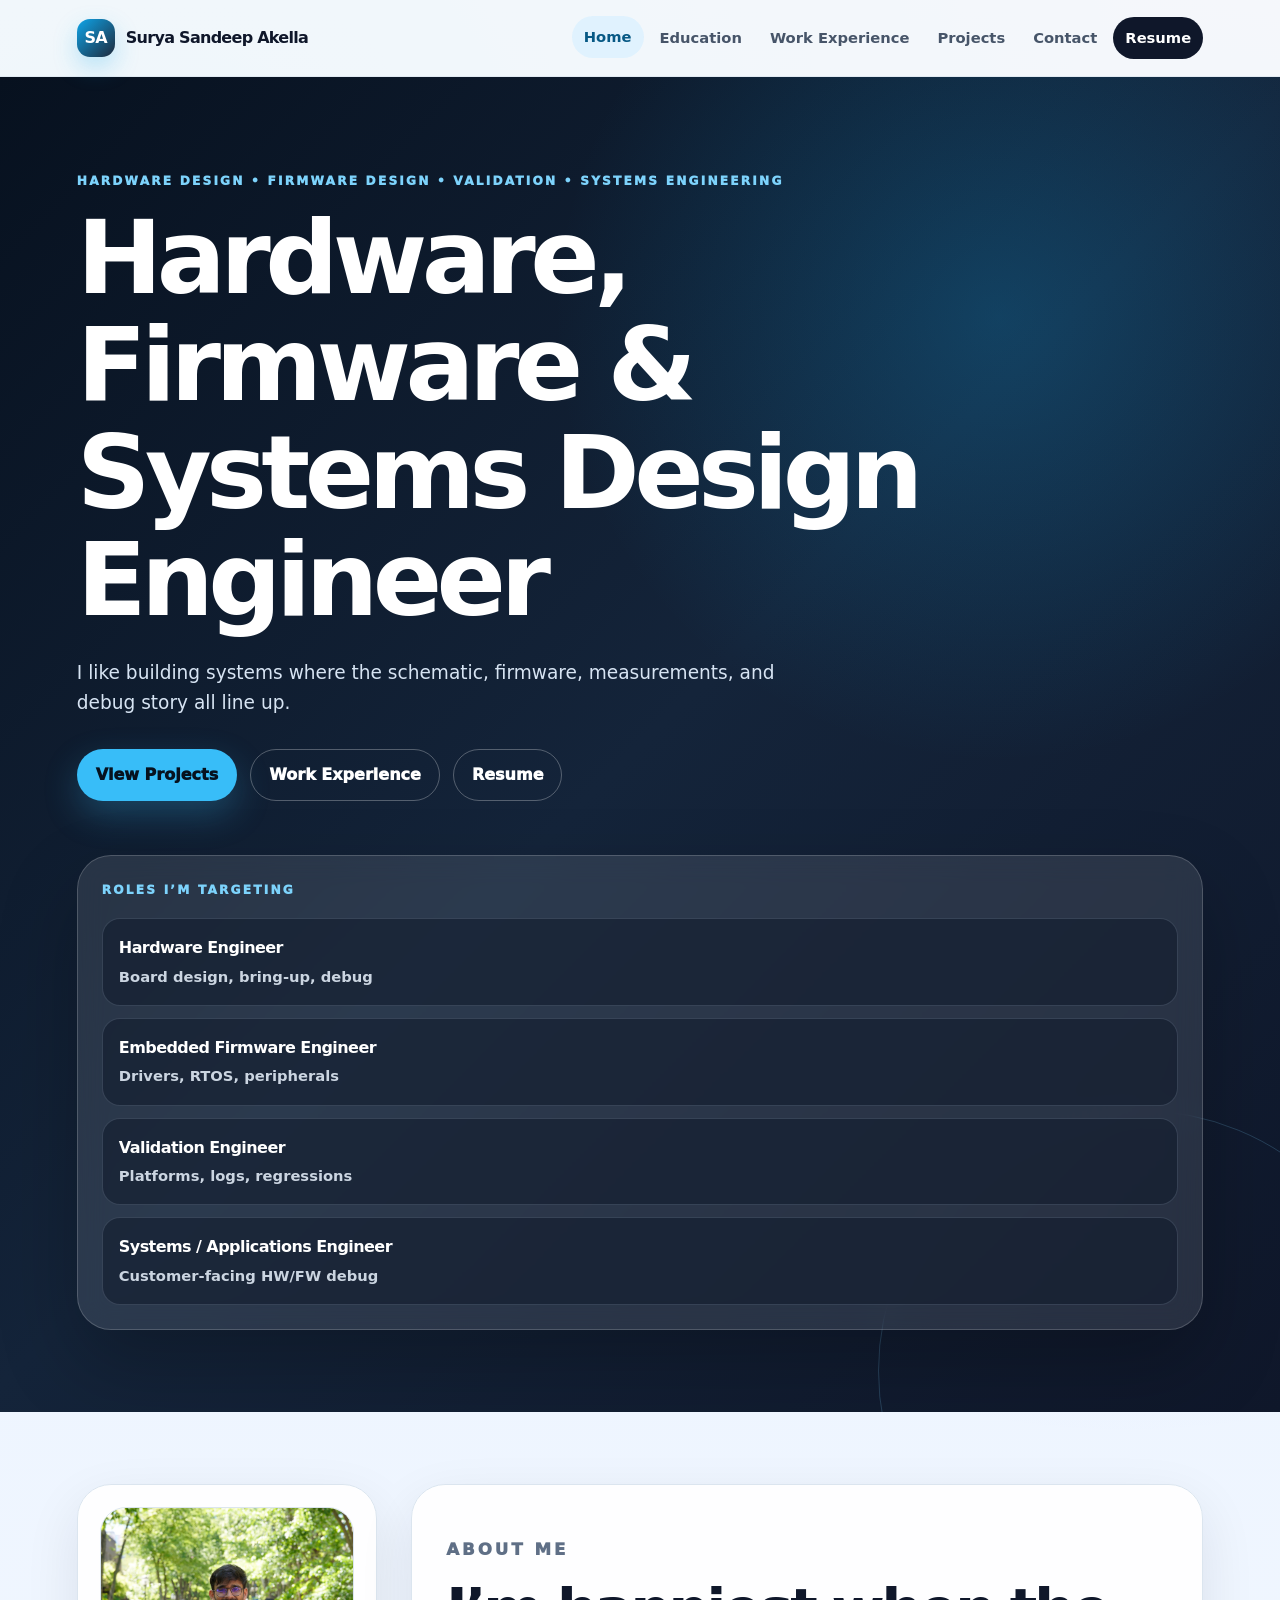
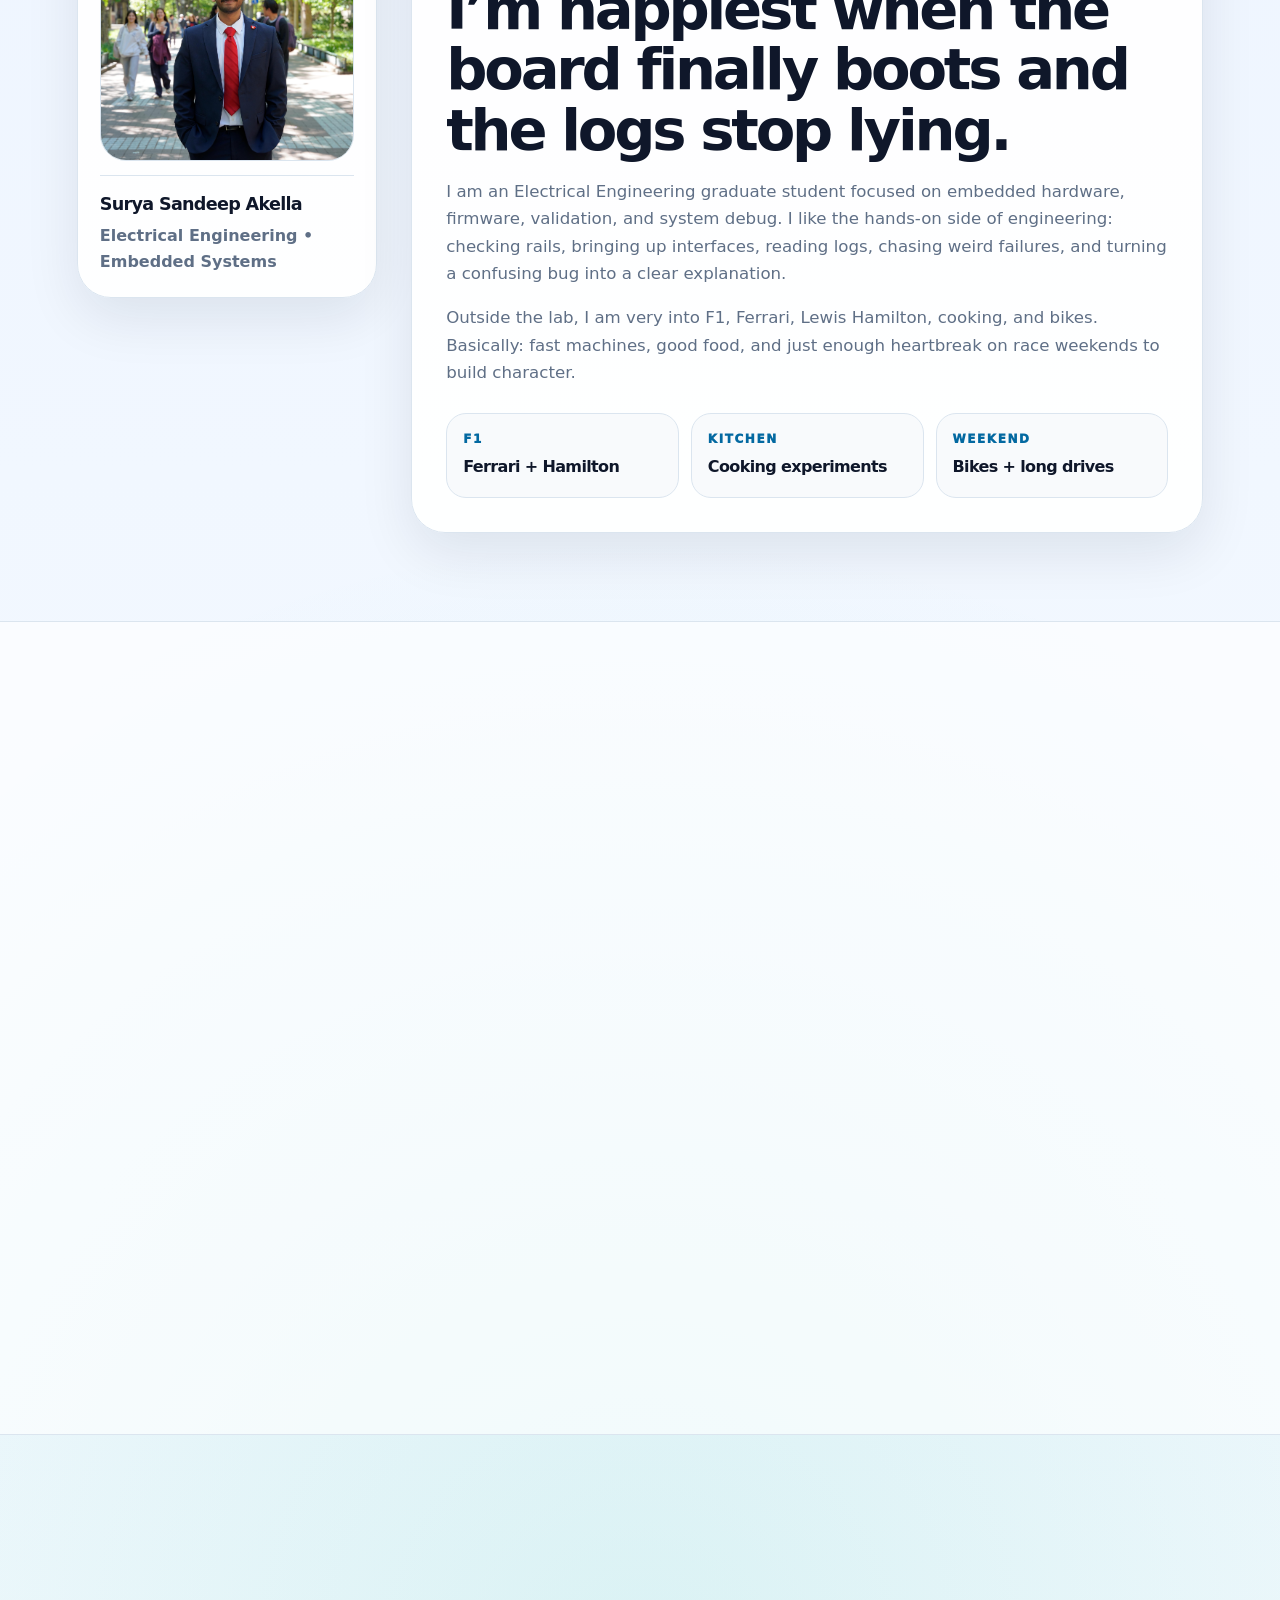
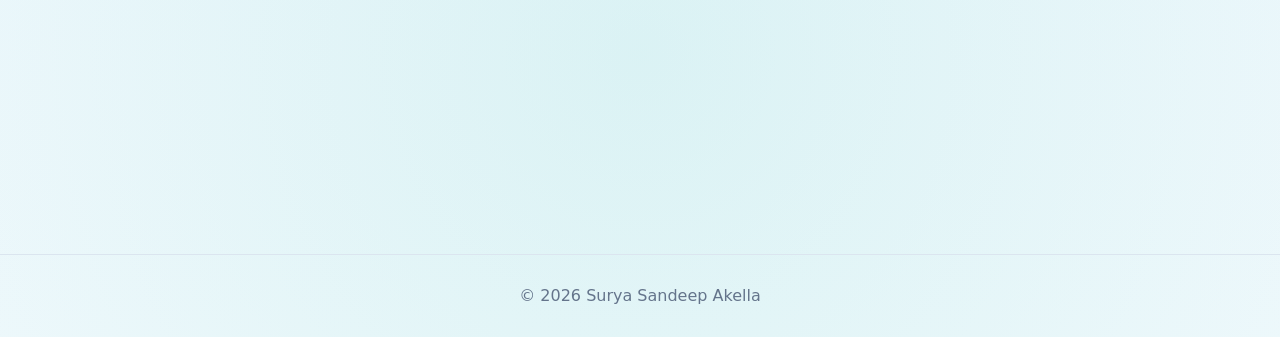
<file: index.html>
<!DOCTYPE html>

<html lang="en">
<head><meta charset="UTF-8" /><meta name="viewport" content="width=device-width, initial-scale=1.0" /><title>Surya Sandeep Akella | Hardware, Firmware & Systems Design Engineer</title><link rel="stylesheet" href="style.css" /></head>
<body class="page-transition"><div class="page-shell">
<header class="site-header"><nav class="nav"><a class="brand" href="index.html"><span class="brand-mark">SA</span><span>Surya Sandeep Akella</span></a><button class="menu-button" aria-expanded="false">Menu</button><div class="nav-links"><a href="index.html">Home</a><a href="education.html">Education</a><a href="experience.html">Work Experience</a><a href="projects.html">Projects</a><a href="contact.html">Contact</a><a class="resume-pill" href="resume.pdf" target="_blank">Resume</a></div></nav></header>
<main>

<section class="hero hero-clean hero-with-roles">
  <div class="hero-inner hero-home-grid">
    <div class="reveal">
      <p class="eyebrow">Hardware Design • Firmware Design • Validation • Systems Engineering</p>
      <h1>Hardware, Firmware &amp; Systems Design Engineer</h1>
      <p class="lead">I like building systems where the schematic, firmware, measurements, and debug story all line up.</p>
      <div class="buttons"><a class="button primary" href="projects.html">View Projects</a><a class="button ghost" href="experience.html">Work Experience</a><a class="button ghost" href="resume.pdf" target="_blank">Resume</a></div>
    </div>
    <aside class="roles-box reveal">
      <p class="eyebrow">Roles I’m targeting</p>
      <div class="role-table">
        <div><strong>Hardware Engineer</strong><span>Board design, bring-up, debug</span></div>
        <div><strong>Embedded Firmware Engineer</strong><span>Drivers, RTOS, peripherals</span></div>
        <div><strong>Validation Engineer</strong><span>Platforms, logs, regressions</span></div>
        <div><strong>Systems / Applications Engineer</strong><span>Customer-facing HW/FW debug</span></div>
      </div>
    </aside>
  </div>
</section>

<section class="section about-section">
  <div class="about-layout about-layout-v4 about-layout-personal">
    <aside class="about-photo-card compact-person-card reveal">
      <div class="portrait about-photo"><img src="images/profile.jpg" alt="Surya Sandeep Akella profile photo" onerror="this.style.display='none'; this.nextElementSibling.style.display='grid';" /><div class="portrait-fallback" style="display:none;">SA</div></div>
      <div class="person-mini">
        <strong>Surya Sandeep Akella</strong>
        <span>Electrical Engineering • Embedded Systems</span>
      </div>
    </aside>
    <div class="about-copy about-copy-v4 reveal">
      <p class="eyebrow">About Me</p>
      <h2>I’m happiest when the board finally boots and the logs stop lying.</h2>
      <p>I am an Electrical Engineering graduate student focused on embedded hardware, firmware, validation, and system debug. I like the hands-on side of engineering: checking rails, bringing up interfaces, reading logs, chasing weird failures, and turning a confusing bug into a clear explanation.</p>
      <p>Outside the lab, I am very into F1, Ferrari, Lewis Hamilton, cooking, and bikes. Basically: fast machines, good food, and just enough heartbreak on race weekends to build character.</p>
      <div class="fun-strip">
        <div><span>F1</span><strong>Ferrari + Hamilton</strong></div>
        <div><span>Kitchen</span><strong>Cooking experiments</strong></div>
        <div><span>Weekend</span><strong>Bikes + long drives</strong></div>
      </div>
   
  
    </div>
  </div>
</section>

<section class="section wide"><div class="section-inner">
  <div class="section-head reveal"><div><p class="eyebrow">Engineering Direction</p><h2>What I am building toward</h2></div><p>Roles where I can sit between hardware, firmware, and validation: bring-up, lab debug, embedded software, platform testing, and clear root-cause analysis.</p></div>
  <div class="card-grid">
    <article class="card reveal"><div class="icon">HW</div><h3>Board-level thinking</h3><p>Power rails, reset, clocks, sensors, interfaces, layout tradeoffs, and the measurements needed to prove a board is healthy.</p></article>
    <article class="card reveal"><div class="icon">FW</div><h3>Firmware close to hardware</h3><p>Embedded C, FreeRTOS-style task design, peripheral bring-up, UART/I2C/SPI/I2S debug, and register-level reasoning.</p></article>
    <article class="card reveal"><div class="icon">VAL</div><h3>Validation mindset</h3><p>Reproducing failures, collecting evidence, comparing expected vs actual behavior, and turning unclear bugs into useful data.</p></article>
  </div>
</div></section>

<section class="section"><div class="cta reveal"><div><p class="eyebrow">Explore</p><h2>See the detailed work.</h2><p>Experience and featured projects open into deeper technical breakdowns, so the site feels different from a normal resume.</p></div><div class="buttons"><a class="button primary" href="experience.html">Work Experience</a><a class="button ghost" href="projects.html">Projects</a></div></div></section>

</main><footer class="footer"><div class="footer-inner">© 2026 Surya Sandeep Akella</div></footer></div><script src="script.js"></script></body></html>
</file>
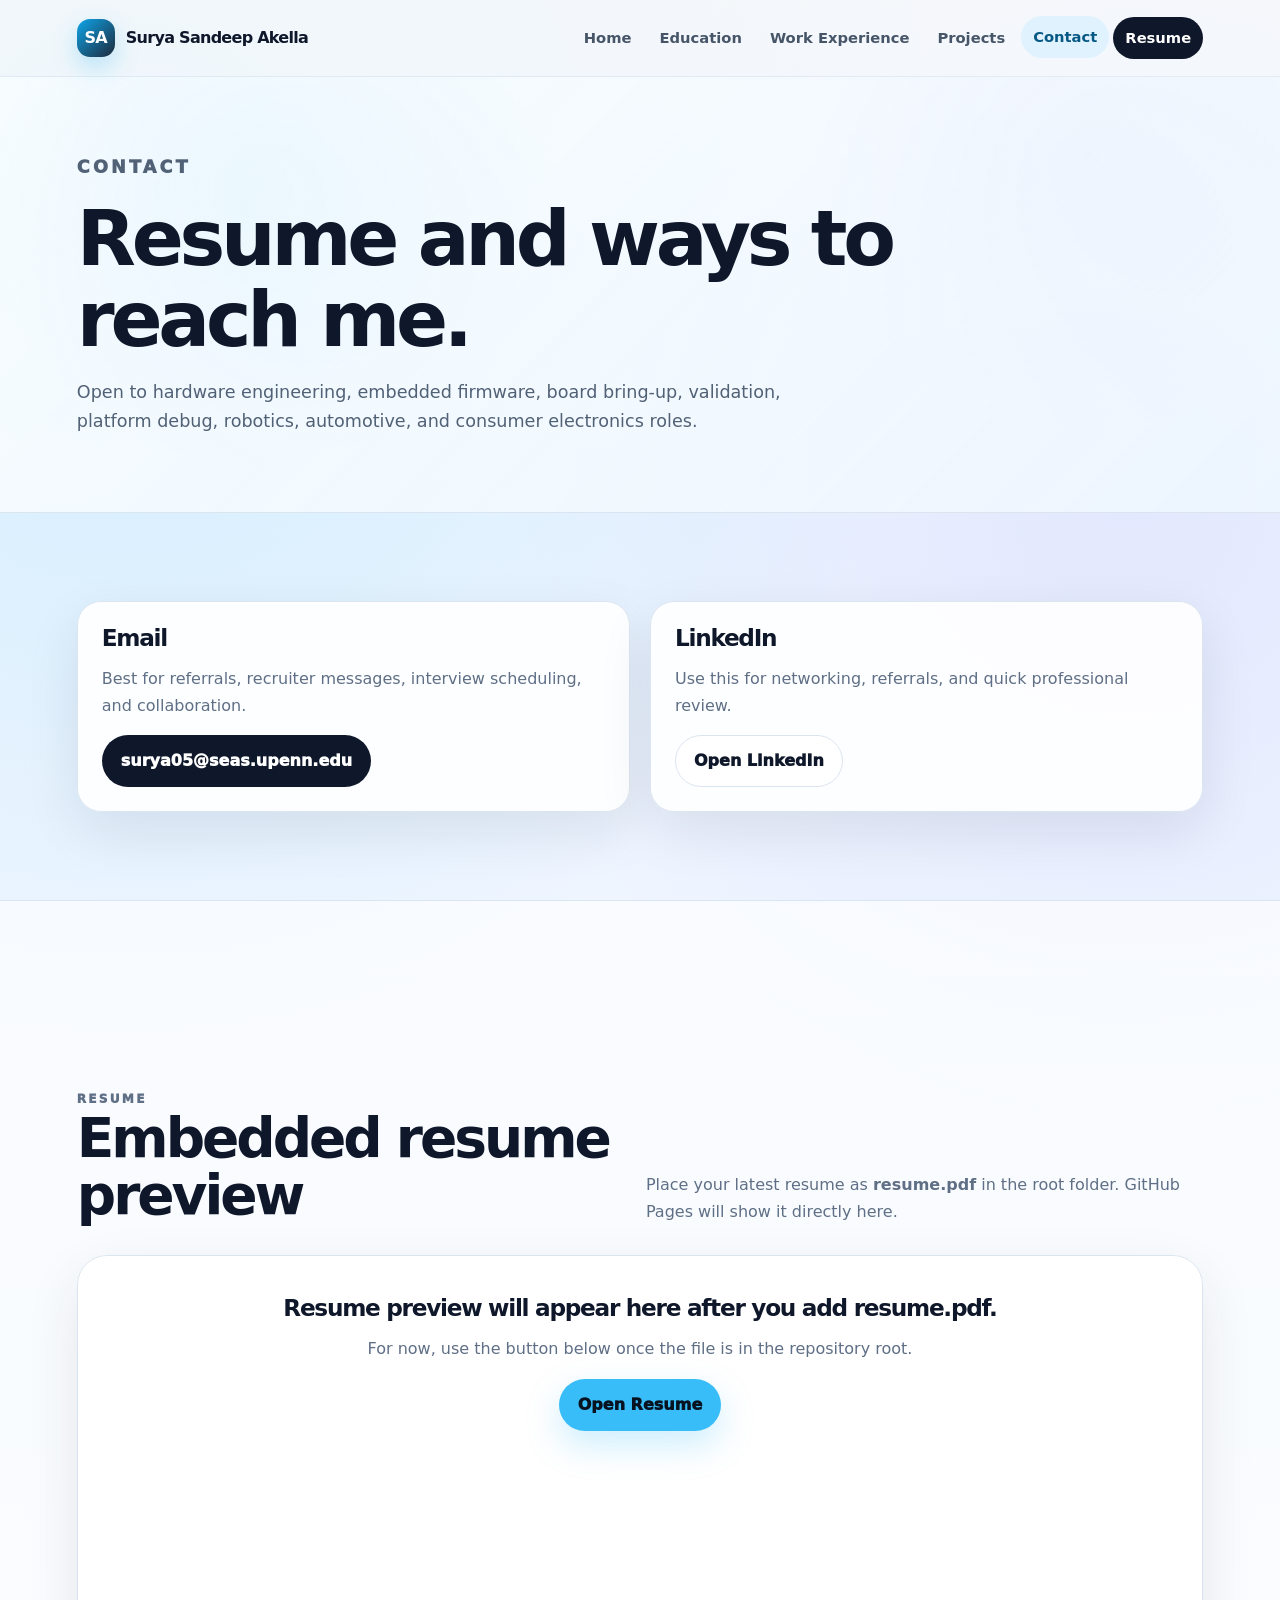
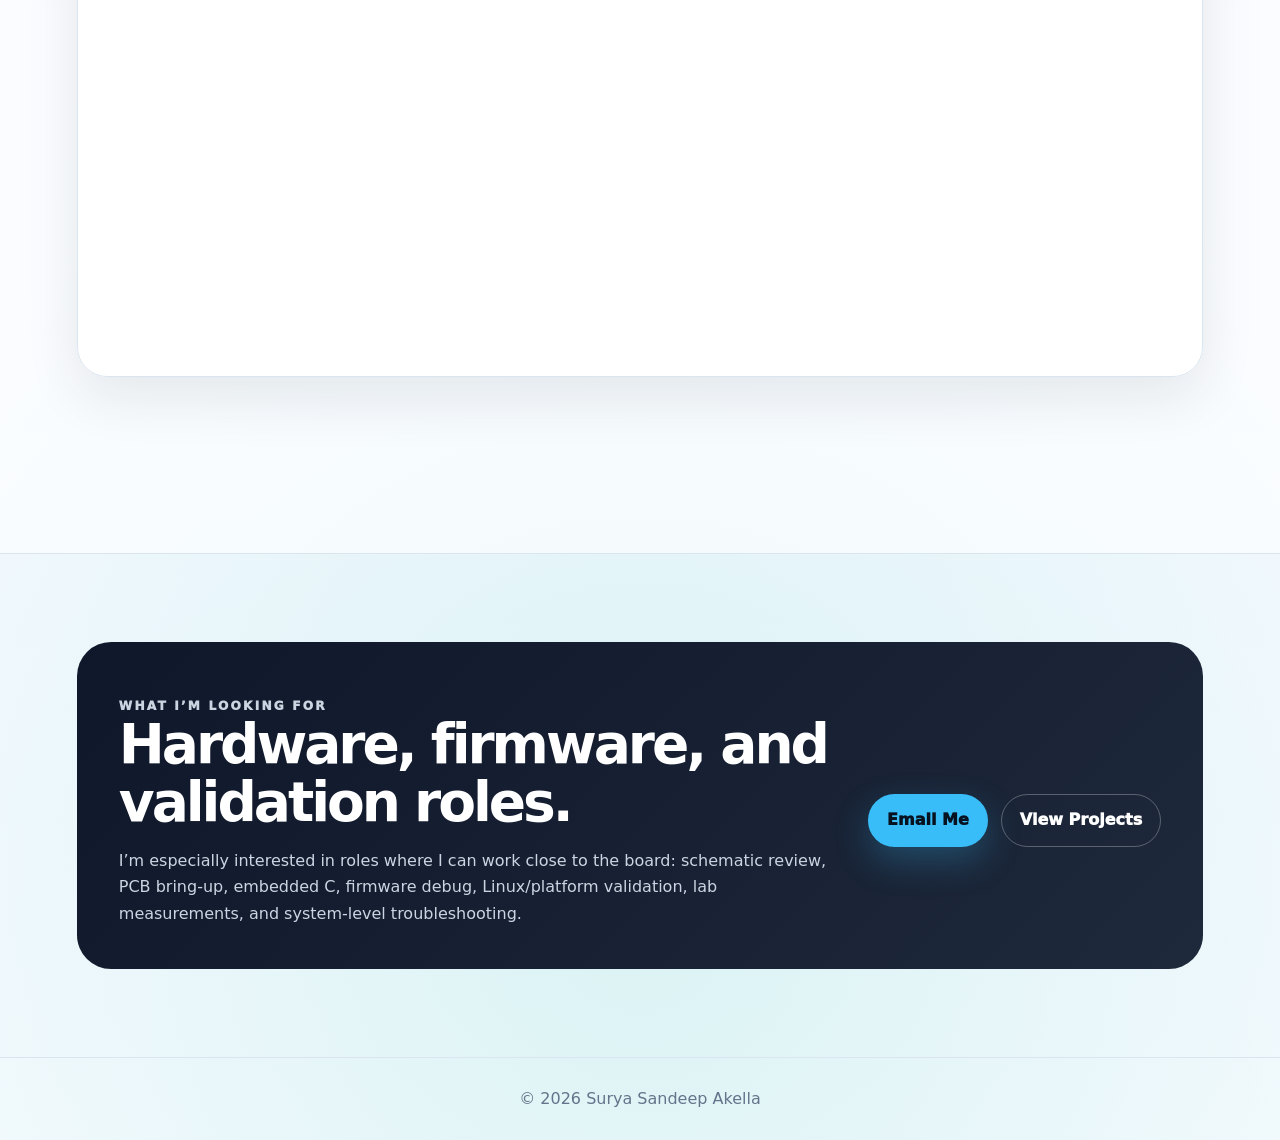
<file: contact.html>
<!DOCTYPE html>
<html lang="en">
<head><meta charset="UTF-8" /><meta name="viewport" content="width=device-width, initial-scale=1.0" /><title>Contact | Surya Sandeep Akella</title><link rel="stylesheet" href="style.css" /></head>
<body class="page-transition"><div class="page-shell">
<header class="site-header"><nav class="nav"><a class="brand" href="index.html"><span class="brand-mark">SA</span><span>Surya Sandeep Akella</span></a><button class="menu-button" aria-expanded="false">Menu</button><div class="nav-links"><a href="index.html">Home</a><a href="education.html">Education</a><a href="experience.html">Work Experience</a><a href="projects.html">Projects</a><a href="contact.html">Contact</a><a class="resume-pill" href="resume.pdf" target="_blank">Resume</a></div></nav></header>
<main>

<section class="page-hero compact-hero page-hero-soft"><div class="page-hero-inner reveal"><p class="eyebrow">Contact</p><h1>Resume and ways to reach me.</h1><p>Open to hardware engineering, embedded firmware, board bring-up, validation, platform debug, robotics, automotive, and consumer electronics roles.</p></div></section>
<section class="section contact-v2">
  <div class="contact-grid contact-grid-v2">
    <article class="contact-item reveal"><h3>Email</h3><p>Best for referrals, recruiter messages, interview scheduling, and collaboration.</p><a class="button dark" href="mailto:surya05@seas.upenn.edu">surya05@seas.upenn.edu</a></article>
    <article class="contact-item reveal"><h3>LinkedIn</h3><p>Use this for networking, referrals, and quick professional review.</p><a class="button light" href="https://www.linkedin.com/in/surya-sandeep-akella-555180222/" target="_blank">Open LinkedIn</a></article>
  </div>
</section>
<section class="section wide resume-embed-section"><div class="section-inner">
  <div class="section-head reveal"><div><p class="eyebrow">Resume</p><h2>Embedded resume preview</h2></div><p>Place your latest resume as <strong>resume.pdf</strong> in the root folder. GitHub Pages will show it directly here.</p></div>
  <div class="resume-frame reveal">
    <object data="resume.pdf" type="application/pdf">
      <div class="resume-fallback"><h3>Resume preview will appear here after you add resume.pdf.</h3><p>For now, use the button below once the file is in the repository root.</p><a class="button primary" href="resume.pdf" target="_blank">Open Resume</a></div>
    </object>
  </div>
</div></section>
<section class="section"><div class="cta reveal"><div><p class="eyebrow">What I’m looking for</p><h2>Hardware, firmware, and validation roles.</h2><p>I’m especially interested in roles where I can work close to the board: schematic review, PCB bring-up, embedded C, firmware debug, Linux/platform validation, lab measurements, and system-level troubleshooting.</p></div><div class="buttons"><a class="button primary" href="mailto:surya05@seas.upenn.edu">Email Me</a><a class="button ghost" href="projects.html">View Projects</a></div></div></section>

</main><footer class="footer"><div class="footer-inner">© 2026 Surya Sandeep Akella</div></footer></div><script src="script.js"></script></body></html>
</file>
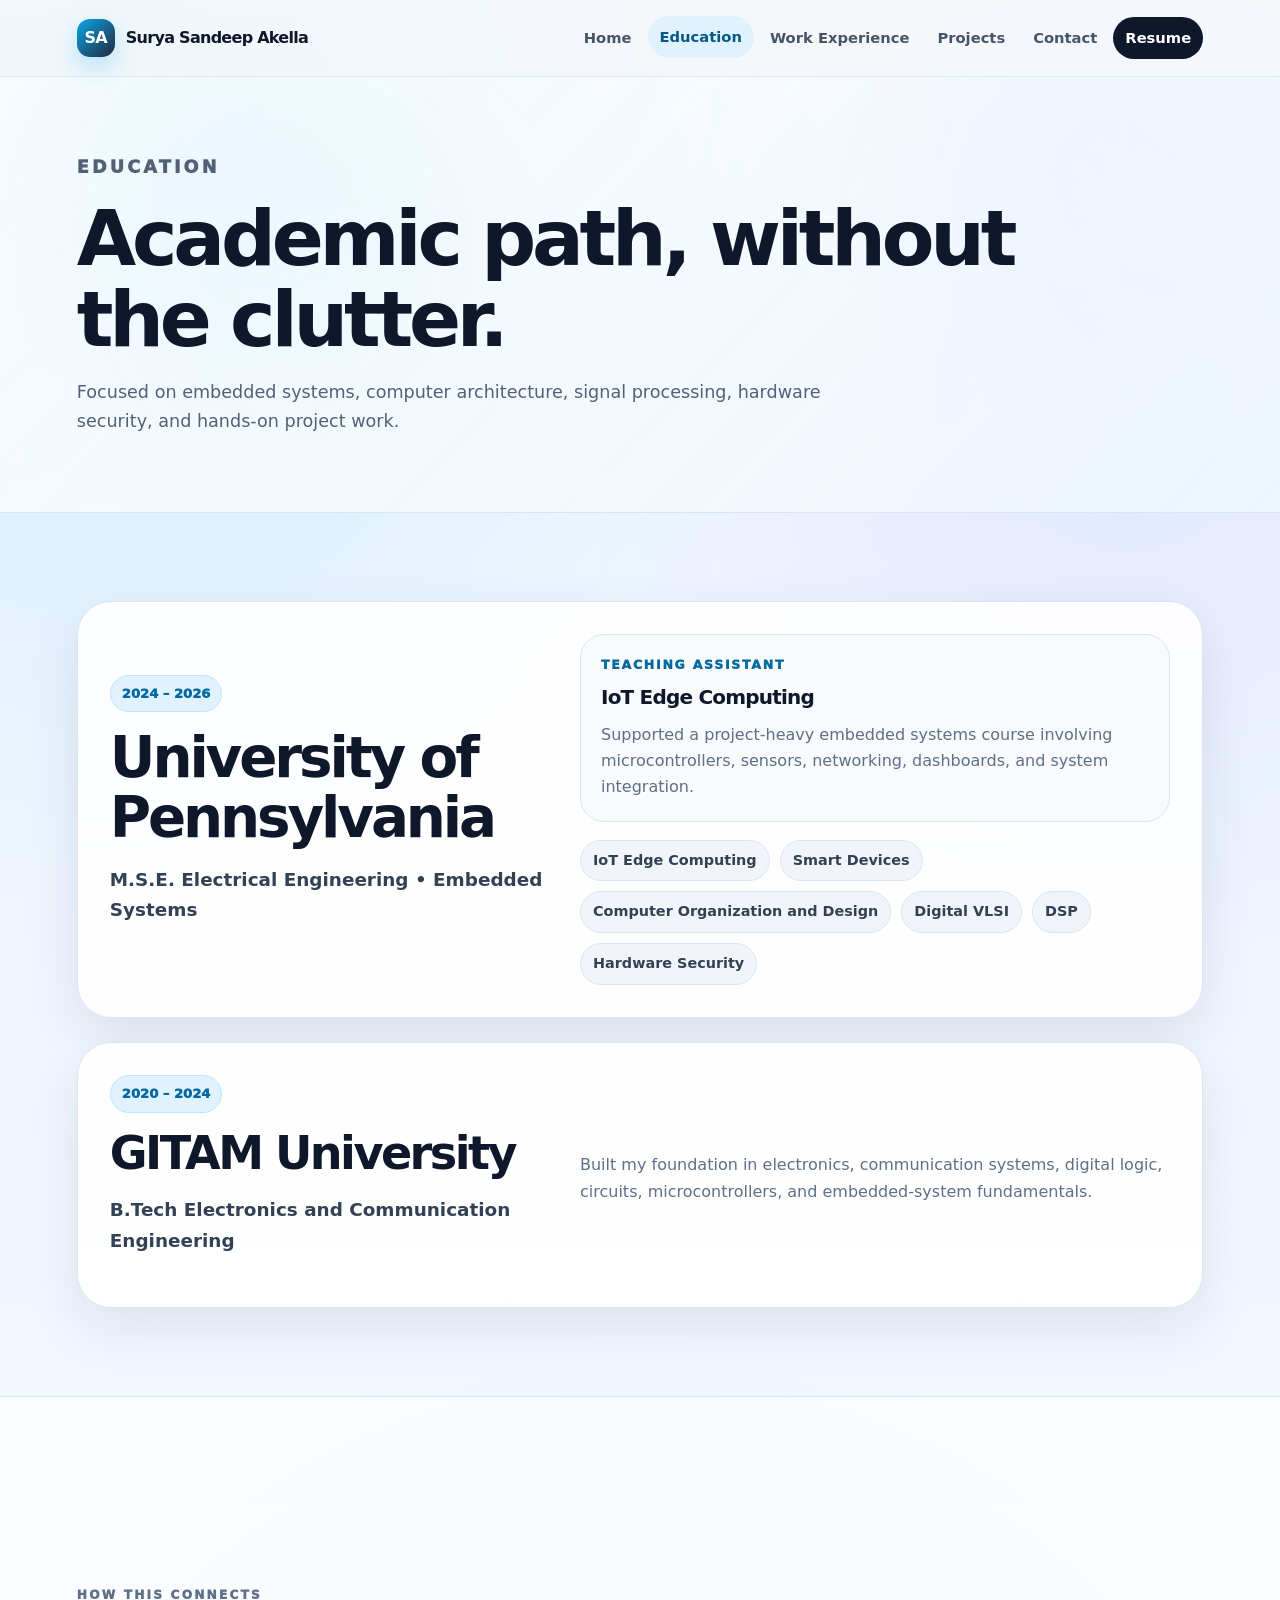
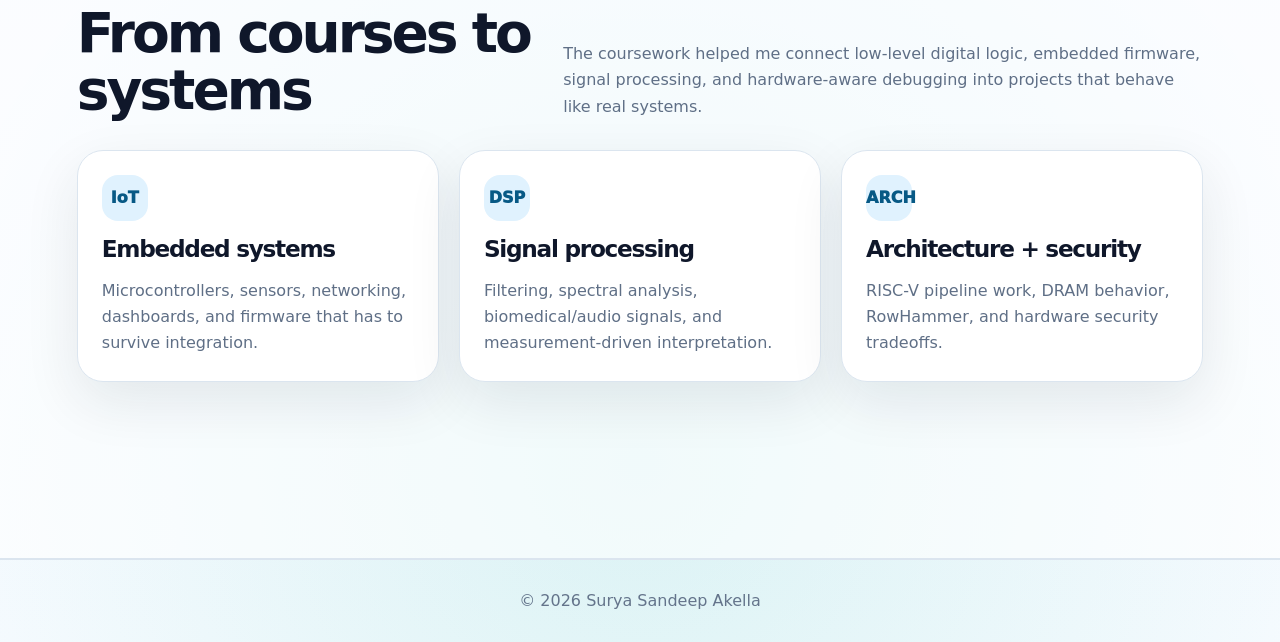
<file: education.html>
<!DOCTYPE html>
<html lang="en">
<head><meta charset="UTF-8" /><meta name="viewport" content="width=device-width, initial-scale=1.0" /><title>Education | Surya Sandeep Akella</title><link rel="stylesheet" href="style.css" /></head>
<body class="page-transition"><div class="page-shell">
<header class="site-header"><nav class="nav"><a class="brand" href="index.html"><span class="brand-mark">SA</span><span>Surya Sandeep Akella</span></a><button class="menu-button" aria-expanded="false">Menu</button><div class="nav-links"><a href="index.html">Home</a><a href="education.html">Education</a><a href="experience.html">Work Experience</a><a href="projects.html">Projects</a><a href="contact.html">Contact</a><a class="resume-pill" href="resume.pdf" target="_blank">Resume</a></div></nav></header>
<main>

<section class="page-hero compact-hero page-hero-soft"><div class="page-hero-inner reveal"><p class="eyebrow">Education</p><h1>Academic path, without the clutter.</h1><p>Focused on embedded systems, computer architecture, signal processing, hardware security, and hands-on project work.</p></div></section>
<section class="section education-v5">
  <article class="edu-story-card reveal">
    <div class="edu-main">
      <span class="badge">2024 – 2026</span>
      <h2>University of Pennsylvania</h2>
      <p class="edu-degree">M.S.E. Electrical Engineering • Embedded Systems</p>
    </div>
    <div class="edu-side">
      <div class="edu-highlight"><span>Teaching Assistant</span><strong>IoT Edge Computing</strong><p>Supported a project-heavy embedded systems course involving microcontrollers, sensors, networking, dashboards, and system integration.</p></div>
      <div class="course-cloud">
        <span>IoT Edge Computing</span><span>Smart Devices</span><span>Computer Organization and Design</span><span>Digital VLSI</span><span>DSP</span><span>Hardware Security</span>
      </div>
    </div>
  </article>
  <article class="edu-story-card slim reveal">
    <div class="edu-main">
      <span class="badge">2020 – 2024</span>
      <h2>GITAM University</h2>
      <p class="edu-degree">B.Tech Electronics and Communication Engineering</p>
    </div>
    <div class="edu-side">
      <p>Built my foundation in electronics, communication systems, digital logic, circuits, microcontrollers, and embedded-system fundamentals.</p>
    </div>
  </article>
</section>
<section class="section wide"><div class="section-inner"><div class="section-head reveal"><div><p class="eyebrow">How this connects</p><h2>From courses to systems</h2></div><p>The coursework helped me connect low-level digital logic, embedded firmware, signal processing, and hardware-aware debugging into projects that behave like real systems.</p></div><div class="card-grid"><article class="card reveal"><div class="icon">IoT</div><h3>Embedded systems</h3><p>Microcontrollers, sensors, networking, dashboards, and firmware that has to survive integration.</p></article><article class="card reveal"><div class="icon">DSP</div><h3>Signal processing</h3><p>Filtering, spectral analysis, biomedical/audio signals, and measurement-driven interpretation.</p></article><article class="card reveal"><div class="icon">ARCH</div><h3>Architecture + security</h3><p>RISC-V pipeline work, DRAM behavior, RowHammer, and hardware security tradeoffs.</p></article></div></div></section>

</main><footer class="footer"><div class="footer-inner">© 2026 Surya Sandeep Akella</div></footer></div><script src="script.js"></script></body></html>
</file>
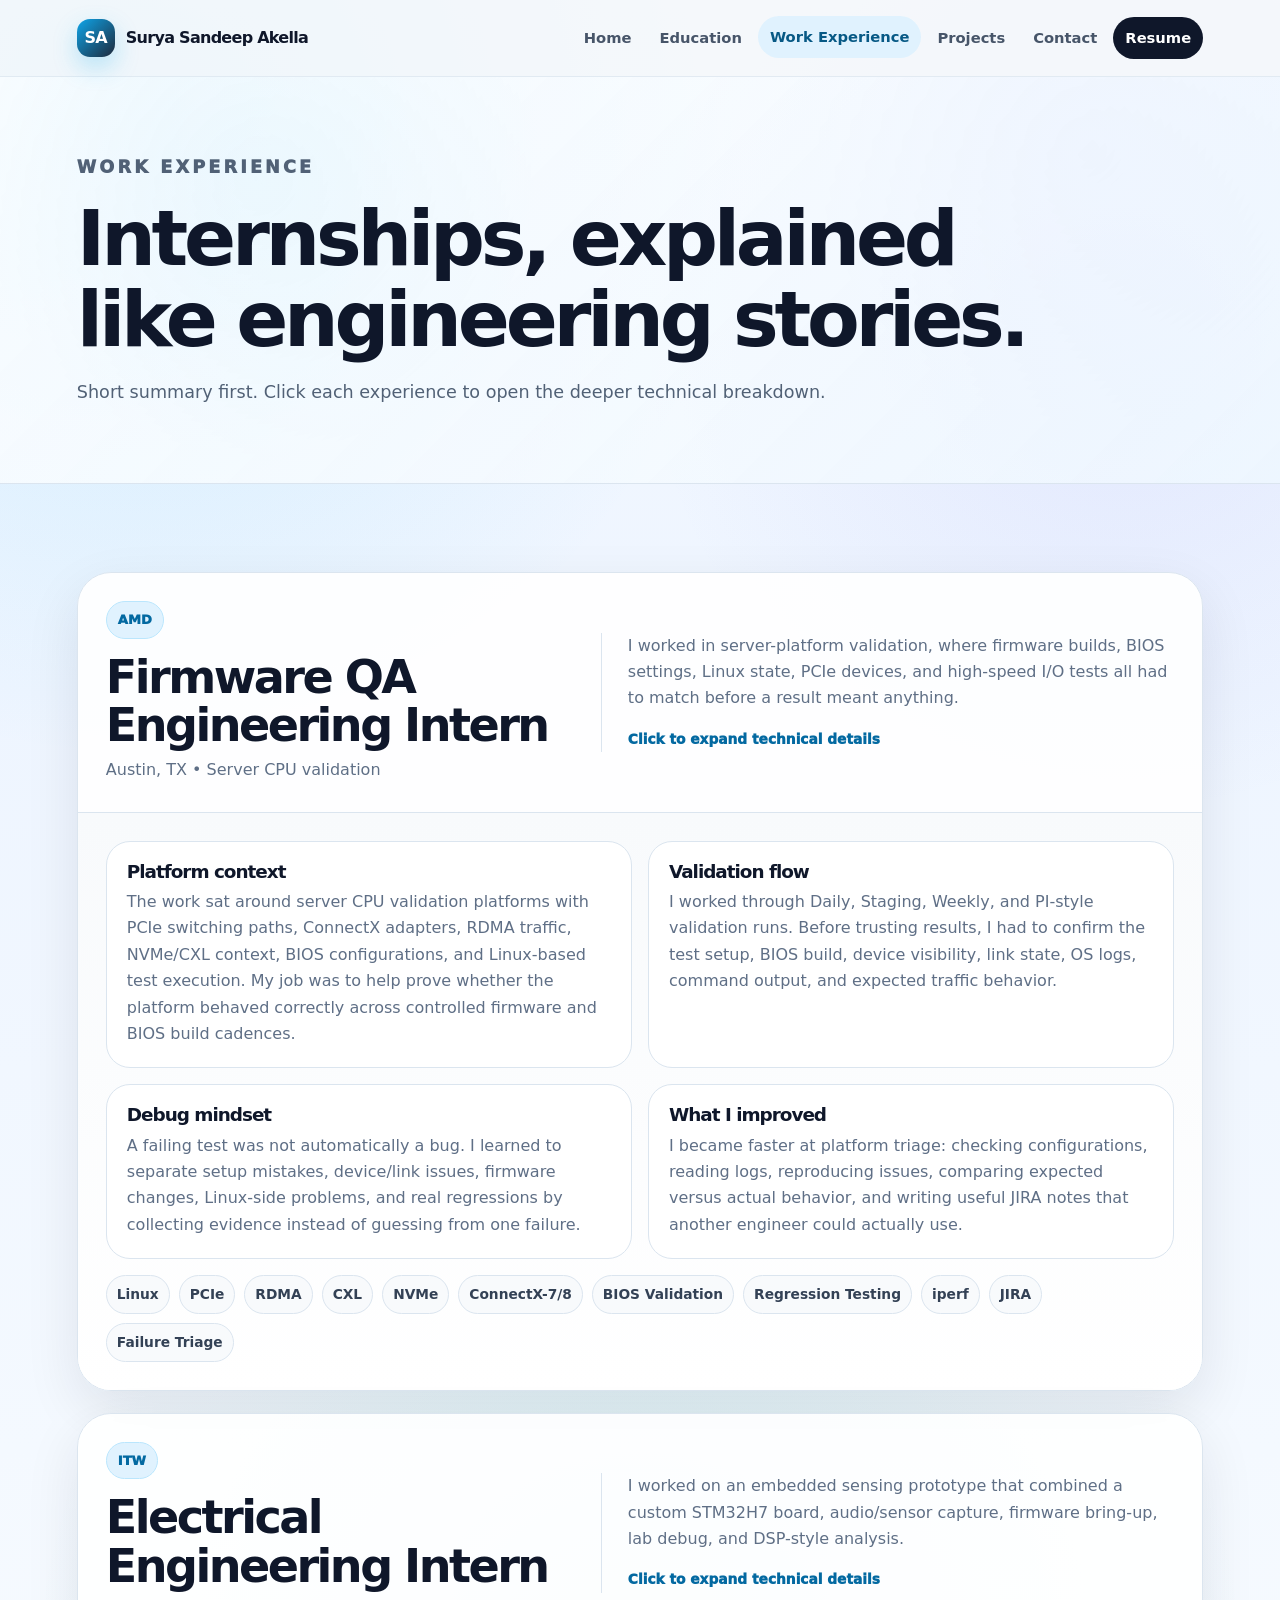
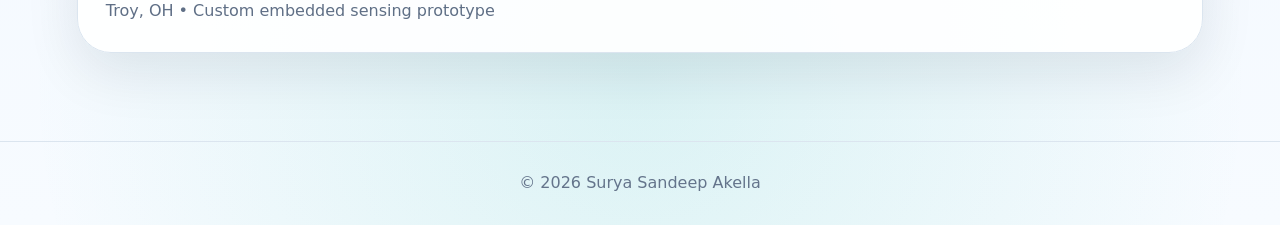
<file: experience.html>
<!DOCTYPE html>
<html lang="en">
<head><meta charset="UTF-8" /><meta name="viewport" content="width=device-width, initial-scale=1.0" /><title>Work Experience | Surya Sandeep Akella</title><link rel="stylesheet" href="style.css" /></head>
<body class="page-transition"><div class="page-shell">
<header class="site-header"><nav class="nav"><a class="brand" href="index.html"><span class="brand-mark">SA</span><span>Surya Sandeep Akella</span></a><button class="menu-button" aria-expanded="false">Menu</button><div class="nav-links"><a href="index.html">Home</a><a href="education.html">Education</a><a href="experience.html">Work Experience</a><a href="projects.html">Projects</a><a href="contact.html">Contact</a><a class="resume-pill" href="resume.pdf" target="_blank">Resume</a></div></nav></header>
<main>

<section class="page-hero compact-hero page-hero-soft"><div class="page-hero-inner reveal"><p class="eyebrow">Work Experience</p><h1>Internships, explained like engineering stories.</h1><p>Short summary first. Click each experience to open the deeper technical breakdown.</p></div></section>
<section class="section exp-accordion">
  <details class="exp-detail reveal" open>
    <summary>
      <div class="summary-left"><span class="badge">AMD</span><h2>Firmware QA Engineering Intern</h2><p>Austin, TX • Server CPU validation</p></div>
      <div class="summary-right"><p>I worked in server-platform validation, where firmware builds, BIOS settings, Linux state, PCIe devices, and high-speed I/O tests all had to match before a result meant anything.</p><span>Click to expand technical details</span></div>
    </summary>
    <div class="exp-expanded">
      <div class="deep-grid">
        <article><h3>Platform context</h3><p>The work sat around server CPU validation platforms with PCIe switching paths, ConnectX adapters, RDMA traffic, NVMe/CXL context, BIOS configurations, and Linux-based test execution. My job was to help prove whether the platform behaved correctly across controlled firmware and BIOS build cadences.</p></article>
        <article><h3>Validation flow</h3><p>I worked through Daily, Staging, Weekly, and PI-style validation runs. Before trusting results, I had to confirm the test setup, BIOS build, device visibility, link state, OS logs, command output, and expected traffic behavior.</p></article>
        <article><h3>Debug mindset</h3><p>A failing test was not automatically a bug. I learned to separate setup mistakes, device/link issues, firmware changes, Linux-side problems, and real regressions by collecting evidence instead of guessing from one failure.</p></article>
        <article><h3>What I improved</h3><p>I became faster at platform triage: checking configurations, reading logs, reproducing issues, comparing expected versus actual behavior, and writing useful JIRA notes that another engineer could actually use.</p></article>
      </div>
      <div class="chips"><span>Linux</span><span>PCIe</span><span>RDMA</span><span>CXL</span><span>NVMe</span><span>ConnectX-7/8</span><span>BIOS Validation</span><span>Regression Testing</span><span>iperf</span><span>JIRA</span><span>Failure Triage</span></div>
    </div>
  </details>

  <details class="exp-detail reveal">
    <summary>
      <div class="summary-left"><span class="badge">ITW</span><h2>Electrical Engineering Intern</h2><p>Troy, OH • Custom embedded sensing prototype</p></div>
      <div class="summary-right"><p>I worked on an embedded sensing prototype that combined a custom STM32H7 board, audio/sensor capture, firmware bring-up, lab debug, and DSP-style analysis.</p><span>Click to expand technical details</span></div>
    </summary>
    <div class="exp-expanded">
      <div class="deep-grid">
        <article><h3>Project goal</h3><p>The prototype explored whether audio/vibration behavior could be used to understand slicer blade sharpness and machine condition. The challenge was not just collecting a signal; it was building a repeatable hardware + firmware + analysis path around it.</p></article>
        <article><h3>Board bring-up</h3><p>I worked with a custom STM32H753-based board, checked power rails, validated interfaces, and used lab tools to debug behavior across I2C, I2S, UART, ADC/audio paths, and assembly-related issues.</p></article>
        <article><h3>Firmware + data</h3><p>The firmware handled peripheral setup, capture flow, communication, and analysis support. The signal-processing side involved FFT workflows, thresholds, smoothing, amplitude trends, and turning noisy measurements into something usable.</p></article>
        <article><h3>Big lesson</h3><p>This internship made board bring-up feel real. A schematic can be logical, but the actual board still has to be powered, measured, probed, and debugged layer by layer before the system can be trusted.</p></article>
      </div>
      <div class="chips"><span>STM32H7</span><span>Custom PCB</span><span>Embedded C</span><span>FreeRTOS</span><span>I2C</span><span>I2S</span><span>UART</span><span>ADC</span><span>FFT</span><span>Oscilloscope</span><span>Logic Analyzer</span><span>MQTT</span><span>Node-RED</span></div>
    </div>
  </details>
</section>

</main><footer class="footer"><div class="footer-inner">© 2026 Surya Sandeep Akella</div></footer></div><script src="script.js"></script></body></html>
</file>
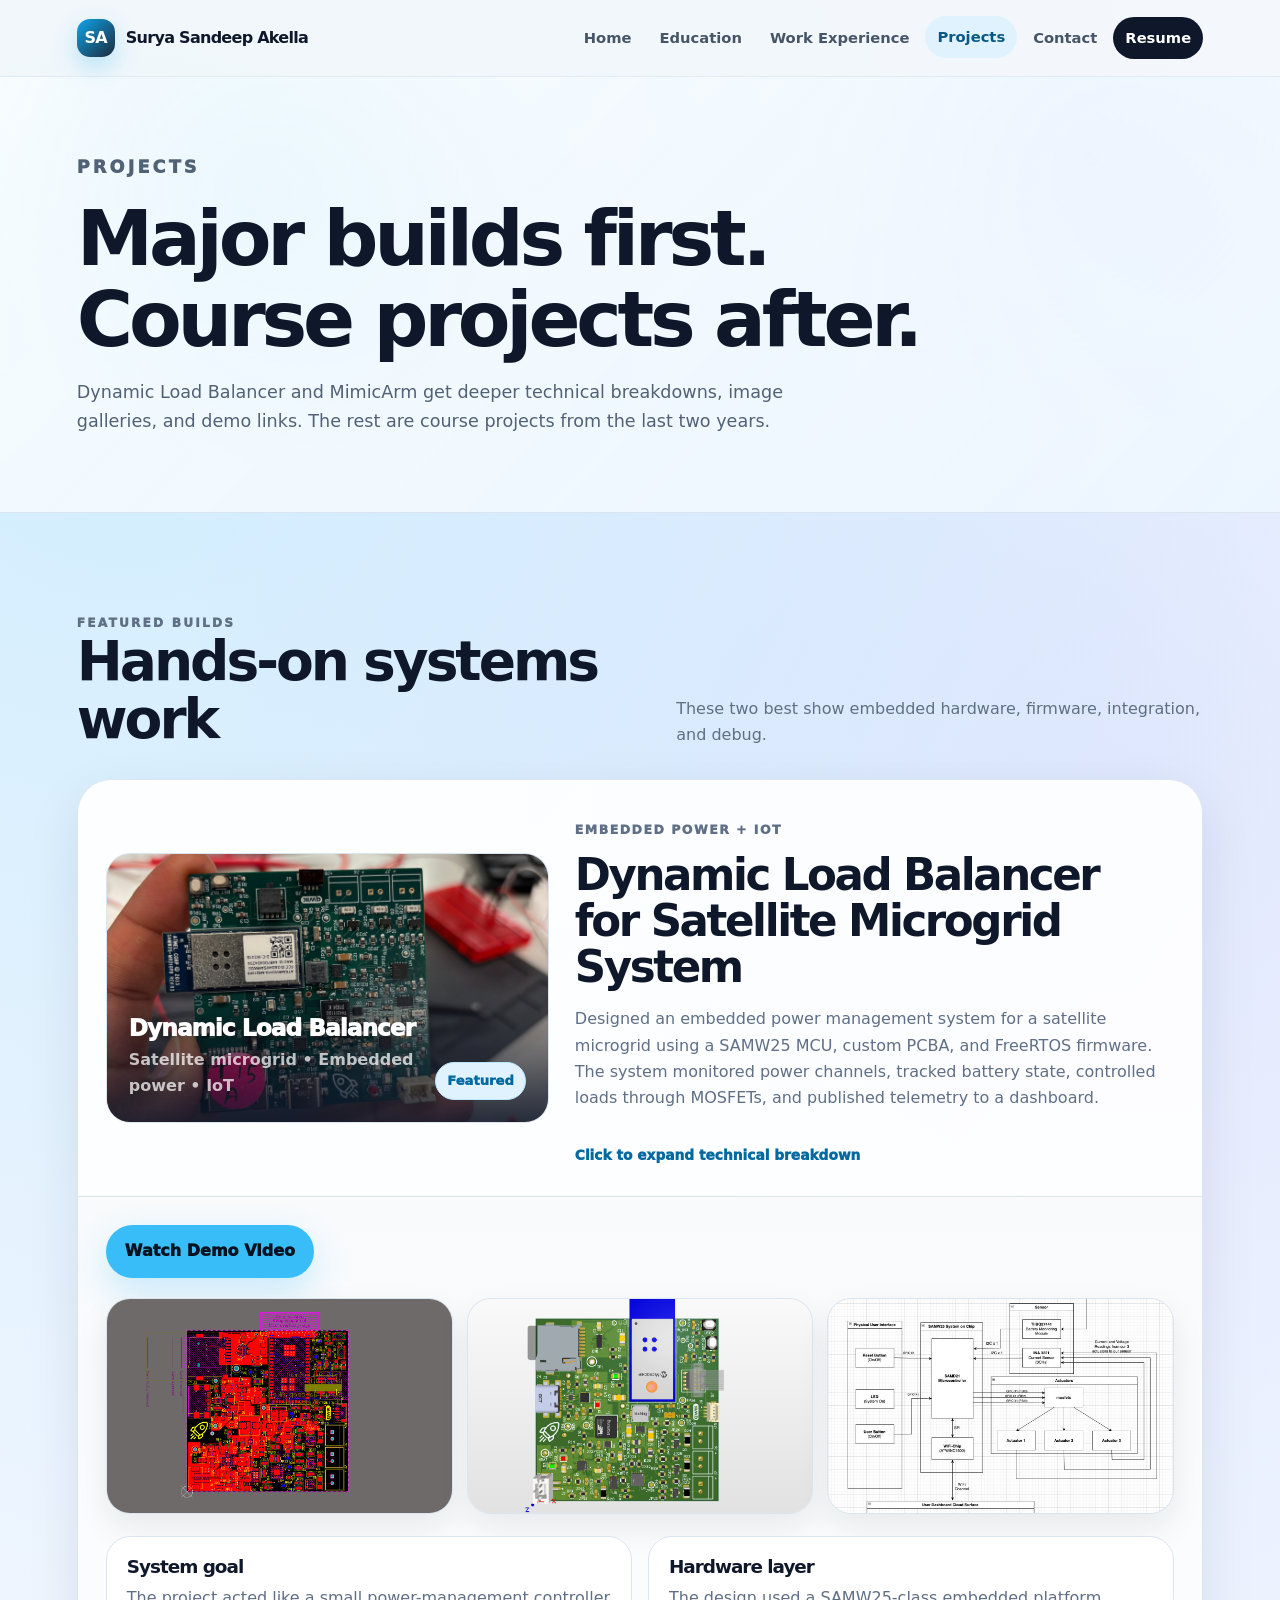
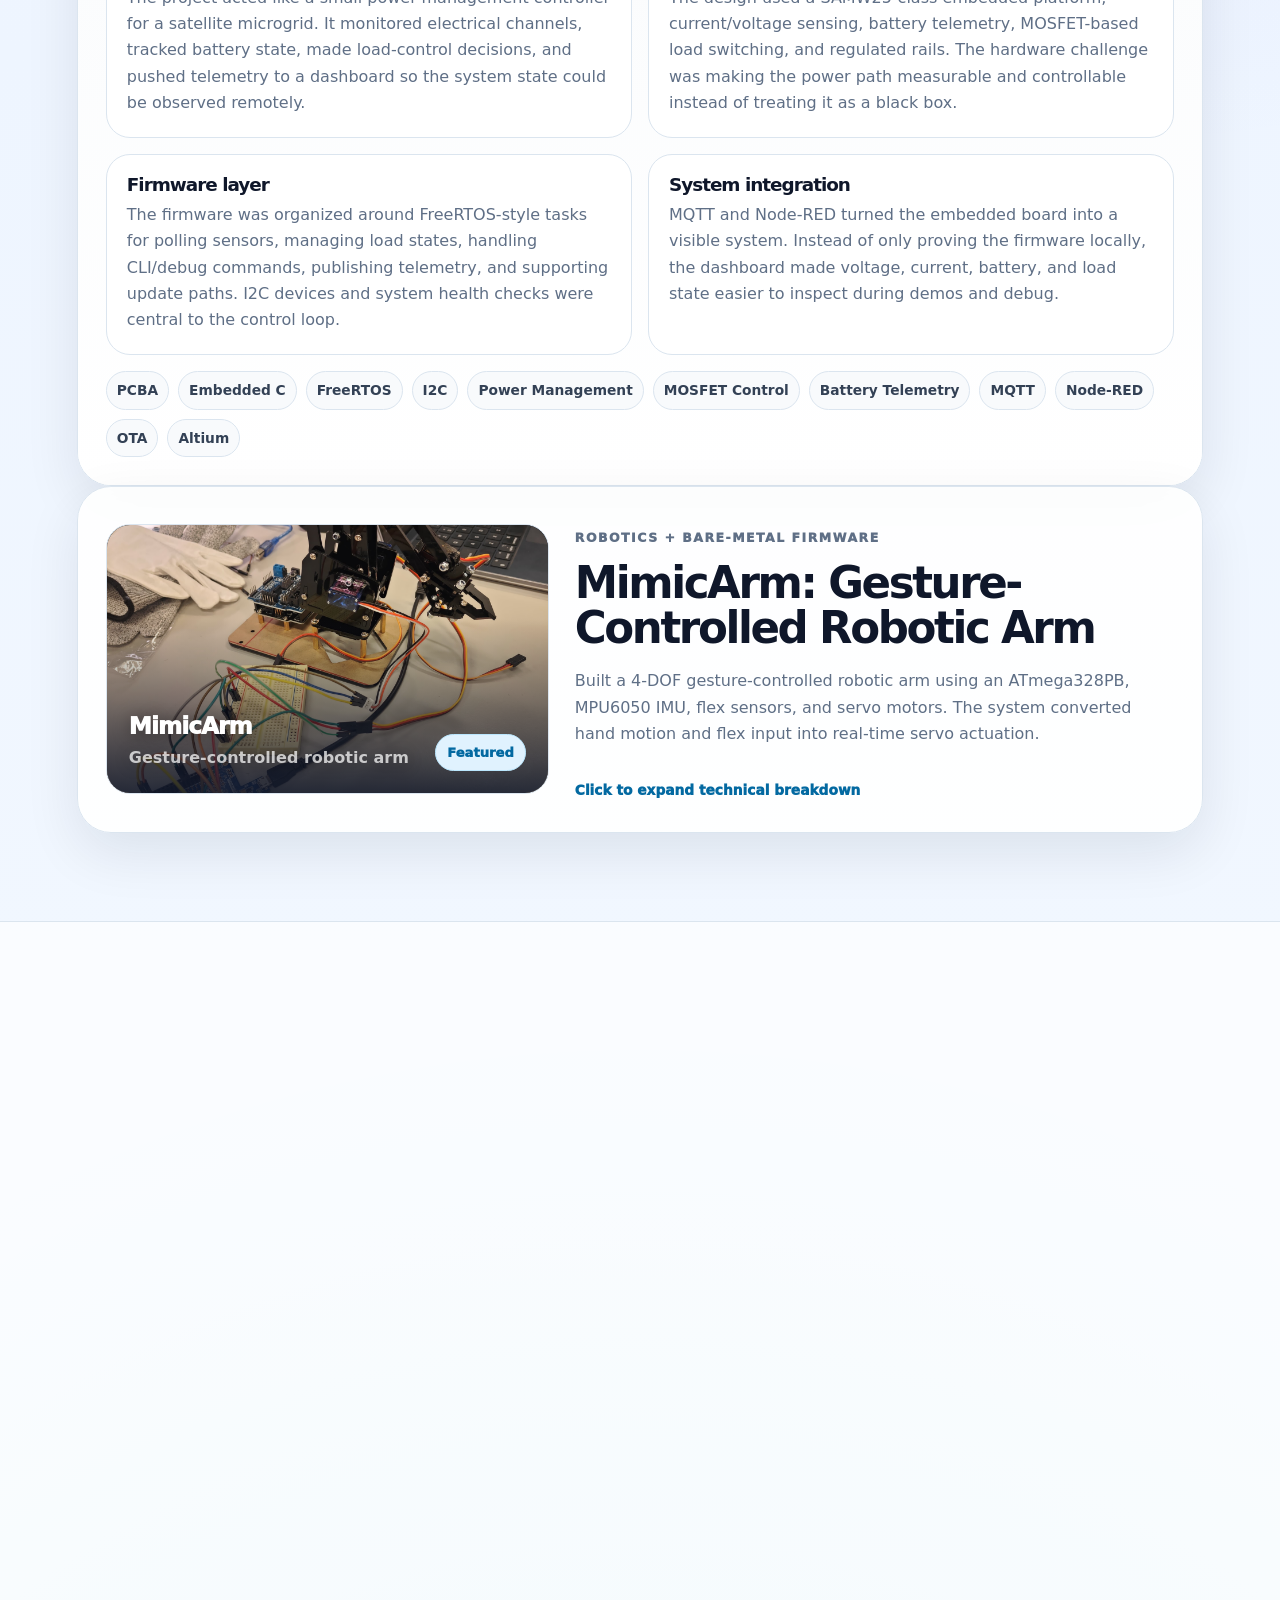
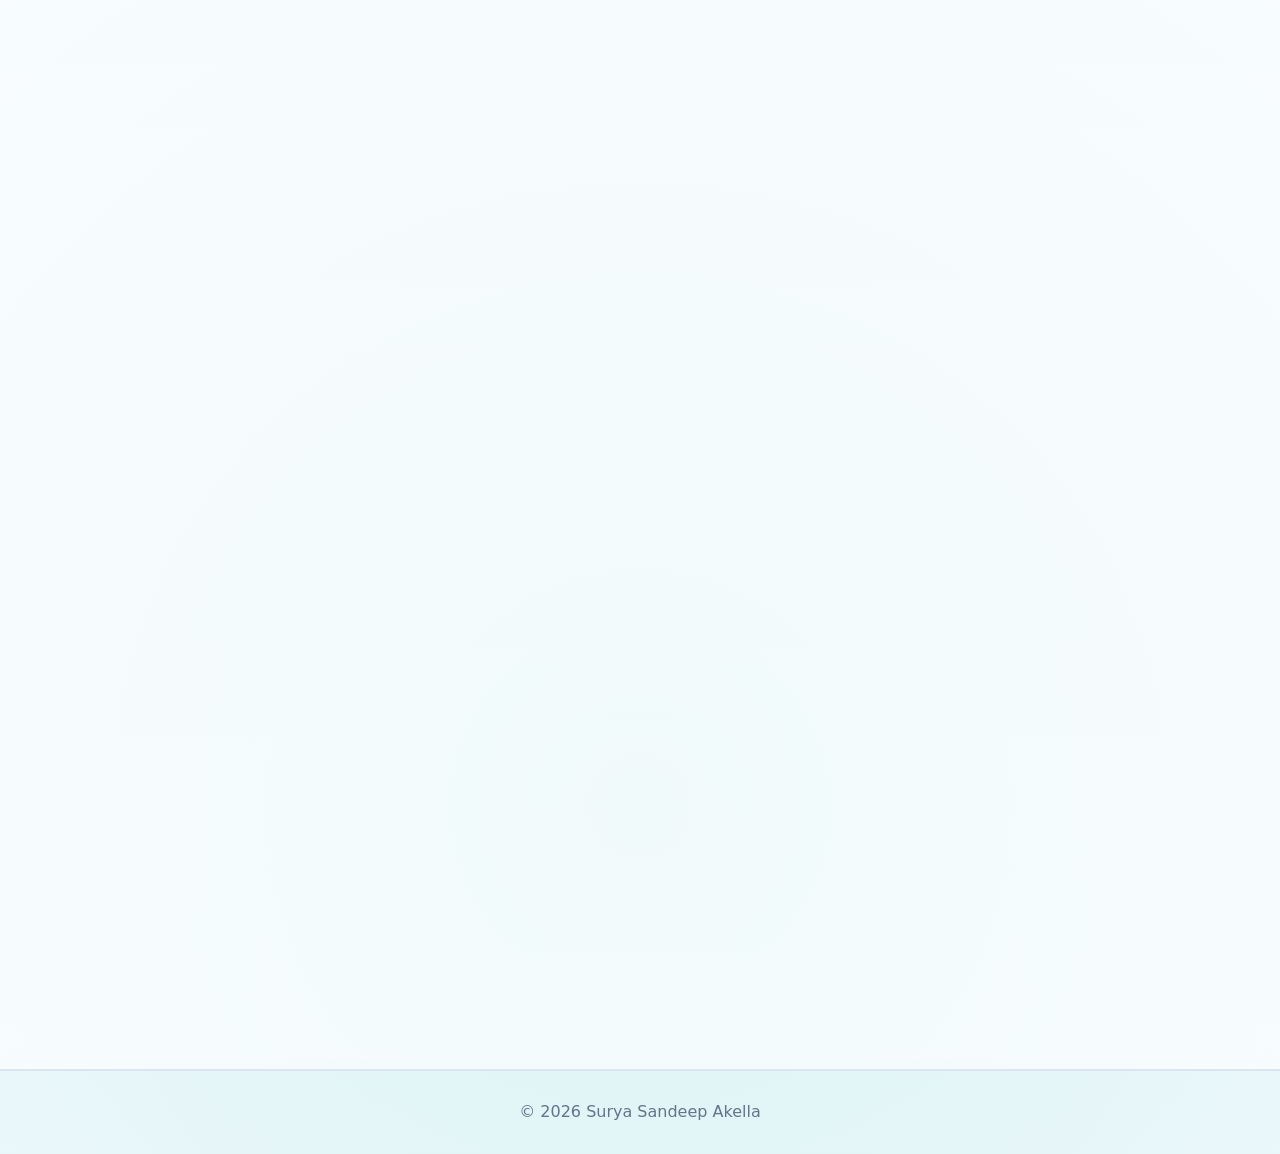
<file: projects.html>
<!DOCTYPE html>
<html lang="en">
<head><meta charset="UTF-8" /><meta name="viewport" content="width=device-width, initial-scale=1.0" /><title>Projects | Surya Sandeep Akella</title><link rel="stylesheet" href="style.css" /></head>
<body class="page-transition"><div class="page-shell">
<header class="site-header"><nav class="nav"><a class="brand" href="index.html"><span class="brand-mark">SA</span><span>Surya Sandeep Akella</span></a><button class="menu-button" aria-expanded="false">Menu</button><div class="nav-links"><a href="index.html">Home</a><a href="education.html">Education</a><a href="experience.html">Work Experience</a><a href="projects.html">Projects</a><a href="contact.html">Contact</a><a class="resume-pill" href="resume.pdf" target="_blank">Resume</a></div></nav></header>
<main>

<section class="page-hero compact-hero page-hero-soft"><div class="page-hero-inner reveal"><p class="eyebrow">Projects</p><h1>Major builds first. Course projects after.</h1><p>Dynamic Load Balancer and MimicArm get deeper technical breakdowns, image galleries, and demo links. The rest are course projects from the last two years.</p></div></section>

<section class="section featured-projects">
  <div class="section-head reveal"><div><p class="eyebrow">Featured Builds</p><h2>Hands-on systems work</h2></div><p>These two best show embedded hardware, firmware, integration, and debug.</p></div>

  <details class="project-detail reveal" open>
    <summary>
      <div class="project-visual mini visual-photo-card"><img src="images/dynamic-load-balancer-1.jpeg" alt="Dynamic Load Balancer project photo" onerror="this.style.display='none'; this.nextElementSibling.style.display='flex';" /><div class="visual-placeholder"><div><div class="visual-title">Dynamic Load Balancer</div><div class="visual-sub">Satellite microgrid • Embedded power • IoT</div></div><span class="badge">Featured</span></div></div>
      <div class="project-summary-copy"><p class="project-kicker">Embedded Power + IoT</p><h2>Dynamic Load Balancer for Satellite Microgrid System</h2><p>Designed an embedded power management system for a satellite microgrid using a SAMW25 MCU, custom PCBA, and FreeRTOS firmware. The system monitored power channels, tracked battery state, controlled loads through MOSFETs, and published telemetry to a dashboard.</p><span class="open-hint">Click to expand technical breakdown</span></div>
    </summary>
    <div class="project-expanded">
      <div class="project-links"><a class="button primary" href="https://youtu.be/8DYswh7vf_Q?si=RqyVT2fFKbZEUBEM" target="_blank">Watch Demo Video</a></div>
      <div class="project-gallery" aria-label="Dynamic Load Balancer images">
        <figure><img src="images/dynamic-load-balancer-2.png" alt="Dynamic Load Balancer hardware or demo image 1" onerror="this.style.display='none'; this.nextElementSibling.style.display='grid';" /><figcaption class="image-fallback">Add images/load-balancer-1.jpg</figcaption></figure>
        <figure><img src="images/dynamic-load-balancer-3.png" alt="Dynamic Load Balancer hardware or demo image 2" onerror="this.style.display='none'; this.nextElementSibling.style.display='grid';" /><figcaption class="image-fallback">Add images/load-balancer-2.jpg</figcaption></figure>
        <figure><img src="images/dynamic-load-balancer-4.jpg" alt="Dynamic Load Balancer hardware or demo image 3" onerror="this.style.display='none'; this.nextElementSibling.style.display='grid';" /><figcaption class="image-fallback">Add images/load-balancer-3.jpg</figcaption></figure>
      </div>
      <div class="deep-grid">
        <article><h3>System goal</h3><p>The project acted like a small power-management controller for a satellite microgrid. It monitored electrical channels, tracked battery state, made load-control decisions, and pushed telemetry to a dashboard so the system state could be observed remotely.</p></article>
        <article><h3>Hardware layer</h3><p>The design used a SAMW25-class embedded platform, current/voltage sensing, battery telemetry, MOSFET-based load switching, and regulated rails. The hardware challenge was making the power path measurable and controllable instead of treating it as a black box.</p></article>
        <article><h3>Firmware layer</h3><p>The firmware was organized around FreeRTOS-style tasks for polling sensors, managing load states, handling CLI/debug commands, publishing telemetry, and supporting update paths. I2C devices and system health checks were central to the control loop.</p></article>
        <article><h3>System integration</h3><p>MQTT and Node-RED turned the embedded board into a visible system. Instead of only proving the firmware locally, the dashboard made voltage, current, battery, and load state easier to inspect during demos and debug.</p></article>
      </div>
      <div class="chips"><span>PCBA</span><span>Embedded C</span><span>FreeRTOS</span><span>I2C</span><span>Power Management</span><span>MOSFET Control</span><span>Battery Telemetry</span><span>MQTT</span><span>Node-RED</span><span>OTA</span><span>Altium</span></div>
    </div>
  </details>

  <details class="project-detail reveal">
    <summary>
      <div class="project-visual mini dark visual-photo-card"><img src="images/mimic-arm-1.jpg" alt="MimicArm project photo" onerror="this.style.display='none'; this.nextElementSibling.style.display='flex';" /><div class="visual-placeholder"><div><div class="visual-title">MimicArm</div><div class="visual-sub">Gesture-controlled robotic arm</div></div><span class="badge">Featured</span></div></div>
      <div class="project-summary-copy"><p class="project-kicker">Robotics + Bare-Metal Firmware</p><h2>MimicArm: Gesture-Controlled Robotic Arm</h2><p>Built a 4-DOF gesture-controlled robotic arm using an ATmega328PB, MPU6050 IMU, flex sensors, and servo motors. The system converted hand motion and flex input into real-time servo actuation.</p><span class="open-hint">Click to expand technical breakdown</span></div>
    </summary>
    <div class="project-expanded">
      <div class="project-links"><a class="button primary" href="https://drive.google.com/file/d/1xXghiWyomHCL5a-zHVZRfuj0blY-f9e_/view?usp=sharing" target="_blank">Watch Demo Video</a></div>
      <div class="project-gallery" aria-label="MimicArm images">
        <figure><img src="images/mimic-arm-1.jpg" alt="MimicArm image 1" onerror="this.style.display='none'; this.nextElementSibling.style.display='grid';" /><figcaption class="image-fallback">Add images/mimicarm-1.jpg</figcaption></figure>
        <figure><img src="images/mimic-arm-2.jpg" alt="MimicArm image 2" onerror="this.style.display='none'; this.nextElementSibling.style.display='grid';" /><figcaption class="image-fallback">Add images/mimicarm-2.jpg</figcaption></figure>
         </div>
      <div class="deep-grid">
        <article><h3>System goal</h3><p>The goal was to translate hand and wrist motion into robotic-arm movement. The project combined sensing, gesture interpretation, timing-sensitive actuation, and a control structure that could respond quickly enough to feel natural.</p></article>
        <article><h3>Sensing</h3><p>The MPU6050 provided motion/orientation data over I2C, while flex sensors were read through ADC channels to estimate gesture input. The system had to smooth noisy sensor values without making the arm feel delayed.</p></article>
        <article><h3>Actuation</h3><p>Servo outputs were controlled through PWM signals. The firmware mapped gesture states into servo positions while keeping updates predictable and avoiding sudden motion jumps.</p></article>
        <article><h3>Firmware structure</h3><p>The bare-metal C code separated acquisition, processing, control mapping, and debug output. Serial logs helped tune thresholds and verify that sensor values matched the arm response.</p></article>
      </div>
      <div class="chips"><span>Embedded C</span><span>ATmega328PB</span><span>I2C</span><span>ADC</span><span>PWM</span><span>MPU6050</span><span>Flex Sensors</span><span>Servo Control</span><span>Bare-Metal Firmware</span></div>
    </div>
  </details>
</section>

<section class="section wide"><div class="section-inner course-projects">
  <div class="section-head reveal"><div><p class="eyebrow">Course + Academic Projects</p><h2>Two years of technical coursework</h2></div><p>These projects were mostly coursework-driven, so they are shown cleanly without forcing fake photos.</p></div>
  <div class="course-grid">
    <article class="course-card reveal"><span>Architecture</span><h3>Pipelined RISC-V Processor Design</h3><p>Designed a 32-bit pipelined RISC-V processor in SystemVerilog with RV32I and partial M-extension functionality. Implemented five pipeline stages, forwarding, stalling, branch handling, and testbench-based verification.</p><div class="chips"><span>SystemVerilog</span><span>RISC-V</span><span>Pipelining</span><span>Testbenches</span><span>Digital Design</span></div></article>
    <article class="course-card reveal"><span>Security</span><h3>PARA Mitigation for RowHammer Attacks</h3><p>Simulated double-sided RowHammer attacks using DRAMSim2 and Ramulator. Implemented PARA-style adjacent-row refresh behavior and evaluated mitigation impact through bit-flip reduction, latency, and bandwidth overhead.</p><div class="chips"><span>DRAM</span><span>RowHammer</span><span>Ramulator</span><span>DRAMSim2</span><span>Hardware Security</span></div></article>
    <article class="course-card reveal"><span>Embedded Game</span><h3>Pong Game with Wireless Control</h3><p>Developed a bare-metal Pong game on ATmega328PB with a 1.8-inch SPI TFT LCD, joystick ADC control, buzzer feedback, collision logic, scoring, and wireless control using ESP32, Wi-Fi, Blynk IoT, and level shifting.</p><div class="chips"><span>Embedded C</span><span>ATmega328PB</span><span>SPI</span><span>ADC</span><span>ESP32</span><span>Blynk IoT</span></div></article>
    <article class="course-card reveal"><span>DSP</span><h3>Adaptive Noise Cancellation for Biomedical Audio</h3><p>Developed a MATLAB-based adaptive noise cancellation pipeline for biomedical audio enhancement using LMS-based FIR filtering. Built workflows for audio denoising, coefficient adaptation, waveform visualization, SNR gain analysis, and PSD evaluation using Welch’s method.</p><div class="chips"><span>MATLAB</span><span>DSP</span><span>LMS</span><span>FIR Filters</span><span>SNR</span><span>Welch’s Method</span></div></article>
    <article class="course-card reveal"><span>CV / ML</span><h3>Content-Based Image Retrieval System</h3><p>Designed and evaluated an image retrieval system using color histograms, local binary patterns, Hu moments, feature fusion, KNN, SVM, and CNN-based models. Best result used CNN + SVM with average precision of 0.96.</p><div class="chips"><span>Python</span><span>MATLAB</span><span>CNN</span><span>SVM</span><span>KNN</span><span>Feature Extraction</span></div></article>
  </div>
</div></section>

</main><footer class="footer"><div class="footer-inner">© 2026 Surya Sandeep Akella</div></footer></div><script src="script.js"></script></body></html>
</file>
<file: style.css>
:root{
  --bg:#f6f8fb;--surface:#ffffff;--surface-2:#eef4fb;--ink:#0f172a;--muted:#5f6f86;--line:#dbe5ef;--brand:#0ea5e9;--brand-dark:#0369a1;--accent:#22c55e;--shadow:0 20px 55px rgba(15,23,42,.09);--radius:26px
}
*{box-sizing:border-box}html{scroll-behavior:smooth}body{margin:0;font-family:Inter,ui-sans-serif,system-ui,-apple-system,BlinkMacSystemFont,"Segoe UI",Arial,sans-serif;background:var(--bg);color:var(--ink);line-height:1.65}a{color:inherit;text-decoration:none}img{max-width:100%;display:block}.page-shell{min-height:100vh;display:flex;flex-direction:column}.site-header{position:sticky;top:0;z-index:50;background:rgba(246,248,251,.82);backdrop-filter:blur(18px);border-bottom:1px solid rgba(219,229,239,.75)}.nav{width:min(1180px,88vw);margin:auto;display:flex;align-items:center;justify-content:space-between;gap:28px;padding:17px 0}.brand{display:flex;align-items:center;gap:11px;font-weight:900;letter-spacing:-.045em}.brand-mark{width:38px;height:38px;border-radius:13px;background:linear-gradient(135deg,var(--brand),#1e293b);display:grid;place-items:center;color:white;box-shadow:0 10px 25px rgba(14,165,233,.26)}.nav-links{display:flex;align-items:center;gap:4px;flex-wrap:wrap}.nav-links a{padding:9px 12px;border-radius:999px;color:#475569;font-weight:800;font-size:.92rem;transition:background .2s ease,color .2s ease,transform .2s ease}.nav-links a:hover,.nav-links a.active{background:#e0f2fe;color:#075985;transform:translateY(-1px)}.resume-pill{background:#0f172a!important;color:white!important}.menu-button{display:none;border:1px solid var(--line);background:white;border-radius:14px;padding:10px 12px;font-weight:900;color:var(--ink)}main{flex:1}.hero{position:relative;overflow:hidden;background:radial-gradient(circle at 78% 18%,rgba(14,165,233,.23),transparent 30%),linear-gradient(135deg,#07111f,#14243a 50%,#0f172a);color:white}.hero::before{content:"";position:absolute;inset:auto -120px -220px auto;width:520px;height:520px;border:1px solid rgba(125,211,252,.20);border-radius:50%;animation:float 8s ease-in-out infinite}.hero-inner{width:min(1180px,88vw);margin:auto;display:grid;grid-template-columns:1.15fr .85fr;gap:54px;align-items:center;min-height:calc(100vh - 74px);padding:82px 0}.eyebrow{text-transform:uppercase;letter-spacing:.18em;font-size:.76rem;font-weight:950;color:var(--brand)}.hero .eyebrow{color:#7dd3fc}h1,h2,h3{line-height:1.05;margin:0;letter-spacing:-.055em}h1{font-size:clamp(3.15rem,8vw,7.3rem);max-width:870px}h2{font-size:clamp(2.25rem,4.3vw,4.1rem)}h3{font-size:1.45rem}.lead{font-size:1.16rem;color:#d7e4f3;max-width:760px;margin:24px 0 0}.buttons{display:flex;gap:13px;flex-wrap:wrap;margin-top:30px}.button{display:inline-flex;align-items:center;justify-content:center;gap:8px;border-radius:999px;padding:12px 18px;font-weight:950;border:1px solid transparent;transition:transform .2s ease,box-shadow .2s ease,background .2s ease}.button:hover{transform:translateY(-2px)}.button.primary{background:#38bdf8;color:#06121f;box-shadow:0 14px 34px rgba(56,189,248,.25)}.button.dark{background:#0f172a;color:white}.button.ghost{border-color:rgba(255,255,255,.28);color:white}.button.light{border-color:var(--line);background:white;color:var(--ink)}.hero-card{background:rgba(255,255,255,.08);border:1px solid rgba(255,255,255,.15);border-radius:34px;padding:24px;box-shadow:0 34px 80px rgba(0,0,0,.24);backdrop-filter:blur(12px)}.portrait{aspect-ratio:1/1;border-radius:27px;background:linear-gradient(135deg,#0ea5e9,#0f172a);display:grid;place-items:center;overflow:hidden;border:1px solid rgba(255,255,255,.16)}.portrait img{width:100%;height:100%;object-fit:cover}.portrait-fallback{font-size:5rem;font-weight:1000;letter-spacing:-.1em}.hero-card h3{margin:18px 0 8px}.hero-card p{color:#cbd5e1;margin:0}.mini-grid{display:grid;grid-template-columns:1fr 1fr;gap:10px;margin-top:18px}.mini-grid span{background:rgba(15,23,42,.56);border:1px solid rgba(148,163,184,.22);border-radius:15px;padding:12px;font-weight:900;color:#f8fafc}.section{width:min(1180px,88vw);margin:auto;padding:88px 0}.section.wide{width:100%;background:var(--surface);border-block:1px solid var(--line)}.section.wide>.section-inner{width:min(1180px,88vw);margin:auto;padding:88px 0}.section-head{display:flex;justify-content:space-between;align-items:end;gap:24px;margin-bottom:30px}.section-head p{max-width:640px;color:var(--muted);margin:12px 0 0}.card-grid{display:grid;grid-template-columns:repeat(3,1fr);gap:20px}.card{background:var(--surface);border:1px solid var(--line);border-radius:var(--radius);padding:24px;box-shadow:var(--shadow);transition:transform .22s ease,box-shadow .22s ease,border-color .22s ease}.card:hover{transform:translateY(-5px);box-shadow:0 28px 70px rgba(15,23,42,.13);border-color:#bae6fd}.card p{color:var(--muted);margin-bottom:0}.icon{width:46px;height:46px;border-radius:16px;display:grid;place-items:center;background:#e0f2fe;color:#075985;font-weight:1000;margin-bottom:16px}.split{display:grid;grid-template-columns:.9fr 1.1fr;gap:34px;align-items:start}.panel{background:var(--surface);border:1px solid var(--line);border-radius:var(--radius);padding:28px;box-shadow:var(--shadow)}.panel p{color:var(--muted)}.timeline{display:grid;gap:18px}.timeline-item{position:relative;background:var(--surface);border:1px solid var(--line);border-radius:24px;padding:24px;box-shadow:0 15px 38px rgba(15,23,42,.06)}.meta{color:#64748b;font-weight:850;margin:.35rem 0 0}.badge{display:inline-flex;background:#e0f2fe;color:#0369a1;border:1px solid #bae6fd;border-radius:999px;padding:7px 11px;font-size:.82rem;font-weight:950}.chips{display:flex;flex-wrap:wrap;gap:9px;margin-top:16px}.chips span{background:#f8fafc;border:1px solid #dbe5ef;color:#334155;border-radius:999px;padding:7px 10px;font-size:.86rem;font-weight:850}.project-card{display:grid;grid-template-columns:1fr 1.18fr;gap:26px;align-items:stretch;background:var(--surface);border:1px solid var(--line);border-radius:32px;padding:22px;box-shadow:var(--shadow);margin-bottom:24px;overflow:hidden}.project-visual{min-height:310px;border-radius:24px;background:radial-gradient(circle at 70% 20%,rgba(14,165,233,.26),transparent 28%),linear-gradient(135deg,#dbeafe,#f8fafc);border:1px solid #dbe5ef;display:flex;align-items:flex-end;justify-content:space-between;padding:22px;gap:14px}.project-visual.dark{background:radial-gradient(circle at 20% 20%,rgba(34,197,94,.25),transparent 30%),linear-gradient(135deg,#0f172a,#1e293b);color:white}.visual-title{font-weight:1000;font-size:1.45rem;letter-spacing:-.04em}.visual-sub{color:inherit;opacity:.72;font-weight:850}.project-body{padding:10px 4px}.project-body p,.project-body li{color:var(--muted)}.project-body ul{padding-left:20px}.project-kicker{color:var(--brand-dark);font-weight:1000;text-transform:uppercase;letter-spacing:.12em;font-size:.78rem}.cta{background:linear-gradient(135deg,#0f172a,#1e293b);border-radius:34px;padding:42px;color:white;display:grid;grid-template-columns:1fr auto;gap:24px;align-items:center;overflow:hidden;position:relative}.cta p{color:#cbd5e1;margin-bottom:0}.contact-grid{display:grid;grid-template-columns:1fr 1fr;gap:20px}.contact-item{background:white;border:1px solid var(--line);border-radius:24px;padding:24px;box-shadow:var(--shadow)}.contact-item p{color:var(--muted)}.footer{border-top:1px solid var(--line);padding:28px 0;color:#64748b;text-align:center}.footer-inner{width:min(1180px,88vw);margin:auto}.page-hero{background:linear-gradient(135deg,#e0f2fe,#f8fafc 58%,#ffffff);border-bottom:1px solid var(--line)}.page-hero-inner{width:min(1180px,88vw);margin:auto;padding:76px 0}.page-hero p{max-width:780px;color:#516176;font-size:1.1rem}.reveal{opacity:0;transform:translateY(18px);transition:opacity .7s ease,transform .7s ease}.reveal.visible{opacity:1;transform:translateY(0)}.page-transition{animation:fadePage .45s ease both}@keyframes fadePage{from{opacity:.3;transform:translateY(8px)}to{opacity:1;transform:translateY(0)}}@keyframes float{0%,100%{transform:translateY(0)}50%{transform:translateY(-18px)}}@media(max-width:960px){.menu-button{display:inline-flex}.nav{align-items:flex-start}.nav-links{display:none;position:absolute;left:6vw;right:6vw;top:70px;background:white;border:1px solid var(--line);border-radius:22px;padding:12px;box-shadow:var(--shadow);flex-direction:column;align-items:stretch}.nav-links.open{display:flex}.nav-links a{display:block}.hero-inner,.split,.project-card,.cta,.contact-grid{grid-template-columns:1fr}.hero-inner{min-height:auto;padding:72px 0}.card-grid{grid-template-columns:1fr}.section-head{align-items:flex-start;flex-direction:column}.mini-grid{grid-template-columns:1fr}.project-visual{min-height:230px}.cta{padding:30px}.brand span:last-child{max-width:230px;white-space:nowrap;overflow:hidden;text-overflow:ellipsis}}@media(max-width:560px){.section,.section.wide>.section-inner{padding:62px 0}.page-hero-inner{padding:54px 0}.nav{width:min(92vw,1180px)}.section,.section.wide>.section-inner,.page-hero-inner,.hero-inner,.footer-inner{width:min(92vw,1180px)}h1{font-size:3.25rem}.buttons{width:100%}.button{width:100%}.hero-card{padding:18px}.project-card{padding:15px;border-radius:25px}}

/* Home page refinements */
.hero-about{grid-template-columns:1.05fr .95fr;gap:48px}.profile-panel{background:rgba(255,255,255,.08);border:1px solid rgba(255,255,255,.16);border-radius:34px;padding:22px;box-shadow:0 34px 80px rgba(0,0,0,.24);backdrop-filter:blur(12px);display:grid;gap:18px}.wide-photo{aspect-ratio:4/3;border-radius:26px}.profile-summary{background:rgba(15,23,42,.48);border:1px solid rgba(148,163,184,.22);border-radius:24px;padding:22px}.profile-summary h3{margin:6px 0 10px}.profile-summary p{color:#d7e4f3;margin:0}.focus-grid{grid-template-columns:1fr 1fr}.focus-grid span{min-height:54px;display:flex;align-items:center}.project-body>.chips{margin-top:20px}.project-body p{font-size:1.02rem}.project-card{transition:transform .22s ease,box-shadow .22s ease,border-color .22s ease}.project-card:hover{transform:translateY(-4px);box-shadow:0 28px 70px rgba(15,23,42,.14);border-color:#bae6fd}@media(max-width:960px){.hero-about{grid-template-columns:1fr}.focus-grid{grid-template-columns:1fr 1fr}}@media(max-width:560px){.focus-grid{grid-template-columns:1fr}.wide-photo{aspect-ratio:1/1}}

/* v3 refinements requested: cleaner home, separate about/photo section, concise education, story-style experience */
.hero-clean .hero-inner{grid-template-columns:1fr;min-height:78vh;text-align:left}.hero-title-only h1{max-width:980px}.hero-title-only .lead{max-width:780px}.about-section{padding-top:72px}.about-layout{display:grid;grid-template-columns:.75fr 1.25fr;gap:34px;align-items:stretch}.about-photo-card{background:var(--surface);border:1px solid var(--line);border-radius:34px;padding:22px;box-shadow:var(--shadow);display:flex;flex-direction:column;justify-content:space-between;gap:18px}.about-photo{aspect-ratio:4/5;border-radius:26px;border-color:var(--line);background:radial-gradient(circle at 30% 20%,rgba(14,165,233,.26),transparent 32%),linear-gradient(135deg,#0f172a,#1e293b);color:white}.photo-caption{display:flex;align-items:flex-start;justify-content:space-between;gap:14px;border-top:1px solid var(--line);padding-top:16px}.photo-caption strong{font-size:1.1rem;letter-spacing:-.04em}.photo-caption span{color:var(--muted);font-weight:800;text-align:right}.about-copy{background:var(--surface);border:1px solid var(--line);border-radius:34px;padding:34px;box-shadow:var(--shadow)}.about-copy p{color:var(--muted);font-size:1.04rem}.about-stats{display:grid;grid-template-columns:repeat(3,1fr);gap:12px;margin-top:24px}.about-stats div{background:#f8fafc;border:1px solid var(--line);border-radius:20px;padding:16px}.about-stats span{display:block;color:var(--muted);font-size:.8rem;text-transform:uppercase;letter-spacing:.11em;font-weight:950}.about-stats strong{display:block;margin-top:4px;color:var(--ink);letter-spacing:-.04em}.compact-hero .page-hero-inner{padding:58px 0}.compact-hero h1{font-size:clamp(2.8rem,6vw,5.4rem);max-width:980px}.education-simple{display:grid;gap:22px}.edu-card{background:var(--surface);border:1px solid var(--line);border-radius:32px;padding:28px;box-shadow:var(--shadow);display:grid;grid-template-columns:.9fr 1.1fr;gap:26px;align-items:center}.edu-card h2{font-size:clamp(2.1rem,4vw,3.6rem);margin-top:12px}.edu-degree{font-weight:900;color:#334155;font-size:1.15rem}.edu-note{color:var(--muted);font-size:1.04rem}.small-label{font-size:.68rem}.experience-stories{display:grid;gap:28px}.story-card{display:grid;grid-template-columns:.75fr 1.25fr;gap:28px;background:var(--surface);border:1px solid var(--line);border-radius:34px;padding:24px;box-shadow:var(--shadow);transition:transform .22s ease,box-shadow .22s ease,border-color .22s ease}.story-card:hover{transform:translateY(-4px);box-shadow:0 28px 70px rgba(15,23,42,.14);border-color:#bae6fd}.story-visual{min-height:520px;border-radius:26px;background:radial-gradient(circle at 70% 20%,rgba(14,165,233,.26),transparent 28%),linear-gradient(135deg,#dbeafe,#f8fafc);border:1px solid #dbe5ef;display:flex;align-items:flex-end;justify-content:space-between;padding:22px;gap:14px;position:sticky;top:98px}.story-visual.dark{background:radial-gradient(circle at 20% 20%,rgba(34,197,94,.24),transparent 32%),linear-gradient(135deg,#0f172a,#1e293b);color:white}.story-copy{padding:10px 4px}.story-copy h2{font-size:clamp(2rem,3.6vw,3.6rem);margin-bottom:20px}.story-copy p{color:var(--muted);font-size:1.05rem}.story-copy .chips{margin-top:24px}@media(max-width:960px){.about-layout,.edu-card,.story-card{grid-template-columns:1fr}.story-visual{min-height:260px;position:relative;top:auto}.about-stats{grid-template-columns:1fr}.photo-caption{display:block}.photo-caption span{text-align:left;display:block;margin-top:4px}.hero-clean .hero-inner{min-height:auto}}@media(max-width:560px){.about-copy,.edu-card,.story-card,.about-photo-card{padding:18px;border-radius:25px}.compact-hero h1{font-size:3rem}.about-copy h2{font-size:2.5rem}}

/* v4: personality, better education, expandable experience/projects */
.about-layout-v4{grid-template-columns:.52fr 1.48fr;align-items:start}.compact-person-card{position:sticky;top:98px;gap:14px}.compact-person-card .about-photo{aspect-ratio:1/1}.person-mini{border-top:1px solid var(--line);padding-top:14px}.person-mini strong{display:block;font-size:1.1rem;letter-spacing:-.04em}.person-mini span{display:block;color:var(--muted);font-weight:850;margin-top:3px}.about-copy-v4 h2{font-size:clamp(2.2rem,4.5vw,4.8rem);max-width:900px}.fun-strip{display:grid;grid-template-columns:repeat(3,1fr);gap:12px;margin-top:26px}.fun-strip div{border:1px solid var(--line);background:#f8fafc;border-radius:20px;padding:16px}.fun-strip span{display:block;color:var(--brand-dark);font-size:.75rem;text-transform:uppercase;letter-spacing:.13em;font-weight:1000}.fun-strip strong{display:block;margin-top:5px;letter-spacing:-.04em}
.education-v4{display:grid;gap:24px}.edu-feature-card{background:var(--surface);border:1px solid var(--line);border-radius:34px;padding:32px;box-shadow:var(--shadow);display:grid;grid-template-columns:.9fr 1.1fr;gap:34px;align-items:center;transition:transform .22s ease,box-shadow .22s ease,border-color .22s ease}.edu-feature-card:hover{transform:translateY(-4px);box-shadow:0 28px 70px rgba(15,23,42,.14);border-color:#bae6fd}.edu-feature-card h2{font-size:clamp(2.1rem,4.4vw,4.7rem);margin:16px 0 16px}.edu-feature-card.slim h2{font-size:clamp(2rem,3.7vw,3.8rem)}.edu-mini-grid{display:grid;grid-template-columns:1fr 1fr;gap:14px;margin-bottom:24px}.edu-mini-grid div{background:#f8fafc;border:1px solid var(--line);border-radius:22px;padding:18px}.edu-mini-grid span{color:var(--brand-dark);font-size:.75rem;text-transform:uppercase;letter-spacing:.14em;font-weight:1000}.edu-mini-grid strong{display:block;font-size:1.05rem;margin:5px 0;letter-spacing:-.04em}.edu-mini-grid p{color:var(--muted);margin:0;font-size:.96rem}.exp-accordion{display:grid;gap:22px}.exp-detail,.project-detail{background:var(--surface);border:1px solid var(--line);border-radius:34px;box-shadow:var(--shadow);overflow:hidden;transition:transform .22s ease,box-shadow .22s ease,border-color .22s ease}.exp-detail:hover,.project-detail:hover{transform:translateY(-3px);box-shadow:0 28px 70px rgba(15,23,42,.13);border-color:#bae6fd}.exp-detail summary,.project-detail summary{list-style:none;cursor:pointer;display:grid;grid-template-columns:.9fr 1.1fr;gap:26px;align-items:center;padding:28px}.exp-detail summary::-webkit-details-marker,.project-detail summary::-webkit-details-marker{display:none}.summary-left h2{font-size:clamp(2rem,3.6vw,3.7rem);margin:14px 0 8px}.summary-left p,.summary-right p{color:var(--muted);margin:0}.summary-right{border-left:1px solid var(--line);padding-left:26px}.summary-right span,.open-hint{display:inline-flex;margin-top:16px;color:var(--brand-dark);font-weight:1000;font-size:.86rem}.exp-expanded,.project-expanded{border-top:1px solid var(--line);padding:28px;background:linear-gradient(180deg,#f8fafc,#ffffff)}.deep-grid{display:grid;grid-template-columns:repeat(2,1fr);gap:16px}.deep-grid article{background:white;border:1px solid var(--line);border-radius:24px;padding:20px}.deep-grid h3{font-size:1.15rem;margin-bottom:8px}.deep-grid p{color:var(--muted);margin:0}.project-detail summary{grid-template-columns:.85fr 1.15fr}.project-visual.mini{min-height:270px}.project-summary-copy h2{font-size:clamp(1.9rem,3.4vw,3.4rem);margin:12px 0}.project-summary-copy p{color:var(--muted)}.course-grid{display:grid;grid-template-columns:repeat(2,1fr);gap:18px}.course-card{background:var(--surface);border:1px solid var(--line);border-radius:28px;padding:24px;box-shadow:0 15px 38px rgba(15,23,42,.06);transition:transform .22s ease,box-shadow .22s ease,border-color .22s ease}.course-card:hover{transform:translateY(-4px);box-shadow:0 28px 70px rgba(15,23,42,.12);border-color:#bae6fd}.course-card>span{display:inline-flex;color:var(--brand-dark);background:#e0f2fe;border:1px solid #bae6fd;border-radius:999px;padding:6px 10px;font-weight:1000;font-size:.78rem}.course-card h3{margin:14px 0 10px;font-size:1.55rem}.course-card p{color:var(--muted)}
@media(max-width:960px){.about-layout-v4,.edu-feature-card,.exp-detail summary,.project-detail summary{grid-template-columns:1fr}.compact-person-card{position:relative;top:auto}.fun-strip,.edu-mini-grid,.deep-grid,.course-grid{grid-template-columns:1fr}.summary-right{border-left:0;border-top:1px solid var(--line);padding-left:0;padding-top:18px}.project-visual.mini{min-height:220px}}

/* v5: roles box, personal image, richer page backgrounds, resume embed */
body{background:
  radial-gradient(circle at 8% 6%, rgba(14,165,233,.10), transparent 28%),
  radial-gradient(circle at 92% 12%, rgba(34,197,94,.08), transparent 24%),
  linear-gradient(180deg,#f8fbff 0%,#eef4fb 45%,#f8fafc 100%);
}
.section.wide{background:rgba(255,255,255,.72);backdrop-filter:blur(10px)}
.page-hero-soft{background:
  radial-gradient(circle at 15% 30%,rgba(14,165,233,.18),transparent 28%),
  radial-gradient(circle at 88% 20%,rgba(34,197,94,.13),transparent 25%),
  linear-gradient(135deg,#eef8ff 0%,#f8fafc 58%,#eef4fb 100%);
  border-bottom:1px solid var(--line);
}
.hero-home-grid{grid-template-columns:1.25fr .75fr;min-height:82vh}.roles-box{background:rgba(255,255,255,.10);border:1px solid rgba(255,255,255,.18);border-radius:34px;padding:24px;box-shadow:0 34px 80px rgba(0,0,0,.24);backdrop-filter:blur(14px)}.roles-box .eyebrow{margin-top:0}.role-table{display:grid;gap:12px;margin-top:18px}.role-table div{background:rgba(15,23,42,.52);border:1px solid rgba(148,163,184,.24);border-radius:18px;padding:16px;transition:transform .2s ease,background .2s ease,border-color .2s ease}.role-table div:hover{transform:translateY(-3px);background:rgba(14,165,233,.18);border-color:rgba(125,211,252,.55)}.role-table strong{display:block;color:#fff;font-size:1rem;letter-spacing:-.035em}.role-table span{display:block;color:#cbd5e1;font-weight:750;margin-top:3px;font-size:.92rem}.about-layout-personal{grid-template-columns:.55fr 1.45fr}.interest-image-card{margin-top:22px;border:1px solid var(--line);border-radius:26px;overflow:hidden;box-shadow:0 18px 45px rgba(15,23,42,.10);background:#111827}.interest-image-card img{width:100%;height:auto;display:block}.education-v5{display:grid;gap:24px}.edu-story-card{background:rgba(255,255,255,.88);border:1px solid var(--line);border-radius:34px;padding:32px;box-shadow:var(--shadow);display:grid;grid-template-columns:.85fr 1.15fr;gap:34px;align-items:center;transition:transform .22s ease,box-shadow .22s ease,border-color .22s ease}.edu-story-card:hover{transform:translateY(-4px);box-shadow:0 28px 70px rgba(15,23,42,.14);border-color:#bae6fd}.edu-story-card h2{font-size:clamp(2.2rem,4.4vw,4.8rem);margin:16px 0 14px}.edu-story-card.slim h2{font-size:clamp(2rem,3.6vw,3.8rem)}.edu-highlight{background:#f8fafc;border:1px solid var(--line);border-radius:24px;padding:20px;margin-bottom:18px}.edu-highlight span{display:block;color:var(--brand-dark);font-size:.78rem;text-transform:uppercase;letter-spacing:.14em;font-weight:1000}.edu-highlight strong{display:block;margin-top:5px;font-size:1.25rem;letter-spacing:-.04em}.edu-highlight p,.edu-side p{color:var(--muted);margin:.5rem 0 0}.course-cloud{display:flex;gap:10px;flex-wrap:wrap}.course-cloud span{background:#f1f5f9;border:1px solid #dbe5ef;border-radius:999px;padding:8px 12px;color:#334155;font-weight:900;font-size:.9rem}.project-links{display:flex;gap:12px;flex-wrap:wrap;margin-bottom:20px}.contact-grid-v2{grid-template-columns:repeat(2,1fr)}.resume-frame{background:white;border:1px solid var(--line);border-radius:30px;box-shadow:var(--shadow);overflow:hidden;min-height:720px}.resume-frame object{width:100%;height:720px;display:block}.resume-fallback{padding:40px;text-align:center}.resume-fallback p{color:var(--muted)}
@media(max-width:960px){.hero-home-grid,.edu-story-card,.about-layout-personal{grid-template-columns:1fr}.roles-box{margin-top:10px}.contact-grid-v2{grid-template-columns:1fr}.resume-frame,.resume-frame object{min-height:620px;height:620px}}
@media(max-width:560px){.roles-box,.edu-story-card{padding:18px;border-radius:25px}.resume-frame,.resume-frame object{min-height:500px;height:500px}.role-table div{padding:14px}.interest-image-card{border-radius:20px}}


/* v6: richer page background + real image galleries */
body{
  background:
    radial-gradient(circle at 10% 8%, rgba(56,189,248,.18), transparent 30%),
    radial-gradient(circle at 88% 18%, rgba(99,102,241,.10), transparent 26%),
    radial-gradient(circle at 50% 92%, rgba(20,184,166,.12), transparent 34%),
    linear-gradient(180deg,#f3f8ff 0%,#eef5ff 38%,#f7fbff 100%);
}
.page-hero-soft{
  background:
    linear-gradient(135deg,rgba(255,255,255,.78),rgba(238,247,255,.86)),
    radial-gradient(circle at 20% 25%, rgba(14,165,233,.22), transparent 26%),
    radial-gradient(circle at 85% 18%, rgba(99,102,241,.14), transparent 24%);
}
.section.wide{background:rgba(255,255,255,.62)}
.edu-story-card,.exp-detail,.project-detail,.course-card,.contact-item,.resume-frame,.about-photo-card,.about-copy{background:rgba(255,255,255,.90);backdrop-filter:blur(14px)}
.personal-scroll-wrap{margin-top:24px;border:1px solid var(--line);background:linear-gradient(180deg,#ffffff,#f8fbff);border-radius:28px;padding:18px;box-shadow:0 18px 45px rgba(15,23,42,.10)}
.scroll-heading{display:flex;justify-content:space-between;gap:16px;align-items:end;margin-bottom:14px}.scroll-heading span{color:var(--brand-dark);text-transform:uppercase;letter-spacing:.14em;font-size:.72rem;font-weight:1000}.scroll-heading strong{font-size:1.04rem;letter-spacing:-.04em}.image-scroll{display:flex;gap:14px;overflow-x:auto;scroll-snap-type:x mandatory;padding:2px 2px 10px}.image-scroll::-webkit-scrollbar{height:9px}.image-scroll::-webkit-scrollbar-thumb{background:#cbd5e1;border-radius:999px}.scroll-card{scroll-snap-align:start;flex:0 0 230px;aspect-ratio:4/3;border-radius:22px;overflow:hidden;border:1px solid var(--line);background:#eaf3fb;margin:0;box-shadow:0 12px 28px rgba(15,23,42,.08)}.scroll-card.wide-card{flex-basis:300px}.scroll-card img{width:100%;height:100%;object-fit:cover}.image-fallback{display:none;width:100%;height:100%;place-items:center;text-align:center;padding:18px;background:linear-gradient(135deg,#e0f2fe,#f8fafc);color:#075985;font-weight:1000}.ferrari-fallback{background:linear-gradient(135deg,#fee2e2,#fff7ed);color:#991b1b}
.project-gallery{display:grid;grid-template-columns:repeat(3,1fr);gap:14px;margin:0 0 22px}.project-gallery figure{margin:0;border:1px solid var(--line);border-radius:24px;overflow:hidden;aspect-ratio:16/10;background:#eaf3fb;box-shadow:0 14px 32px rgba(15,23,42,.08)}.project-gallery img{width:100%;height:100%;object-fit:cover;transition:transform .28s ease}.project-gallery figure:hover img{transform:scale(1.04)}.visual-photo-card{position:relative;overflow:hidden;padding:0!important}.visual-photo-card>img{width:100%;height:100%;object-fit:cover;position:absolute;inset:0}.visual-photo-card::after{content:"";position:absolute;inset:0;background:linear-gradient(180deg,transparent 35%,rgba(15,23,42,.88));pointer-events:none}.visual-placeholder{position:absolute;inset:0;display:flex;align-items:flex-end;justify-content:space-between;gap:14px;padding:22px;background:radial-gradient(circle at 70% 20%,rgba(14,165,233,.26),transparent 28%),linear-gradient(135deg,#0b1220,#1e293b);color:white}.visual-photo-card img:not([style*="display: none"]) + .visual-placeholder{background:transparent;z-index:2}.visual-photo-card img:not([style*="display: none"]) + .visual-placeholder .visual-title,.visual-photo-card img:not([style*="display: none"]) + .visual-placeholder .visual-sub{color:white;text-shadow:0 2px 18px rgba(0,0,0,.45)}
@media(max-width:960px){.project-gallery{grid-template-columns:1fr}.scroll-heading{display:block}.scroll-heading strong{display:block;margin-top:4px}.scroll-card{flex-basis:210px}.scroll-card.wide-card{flex-basis:250px}}
</file>
